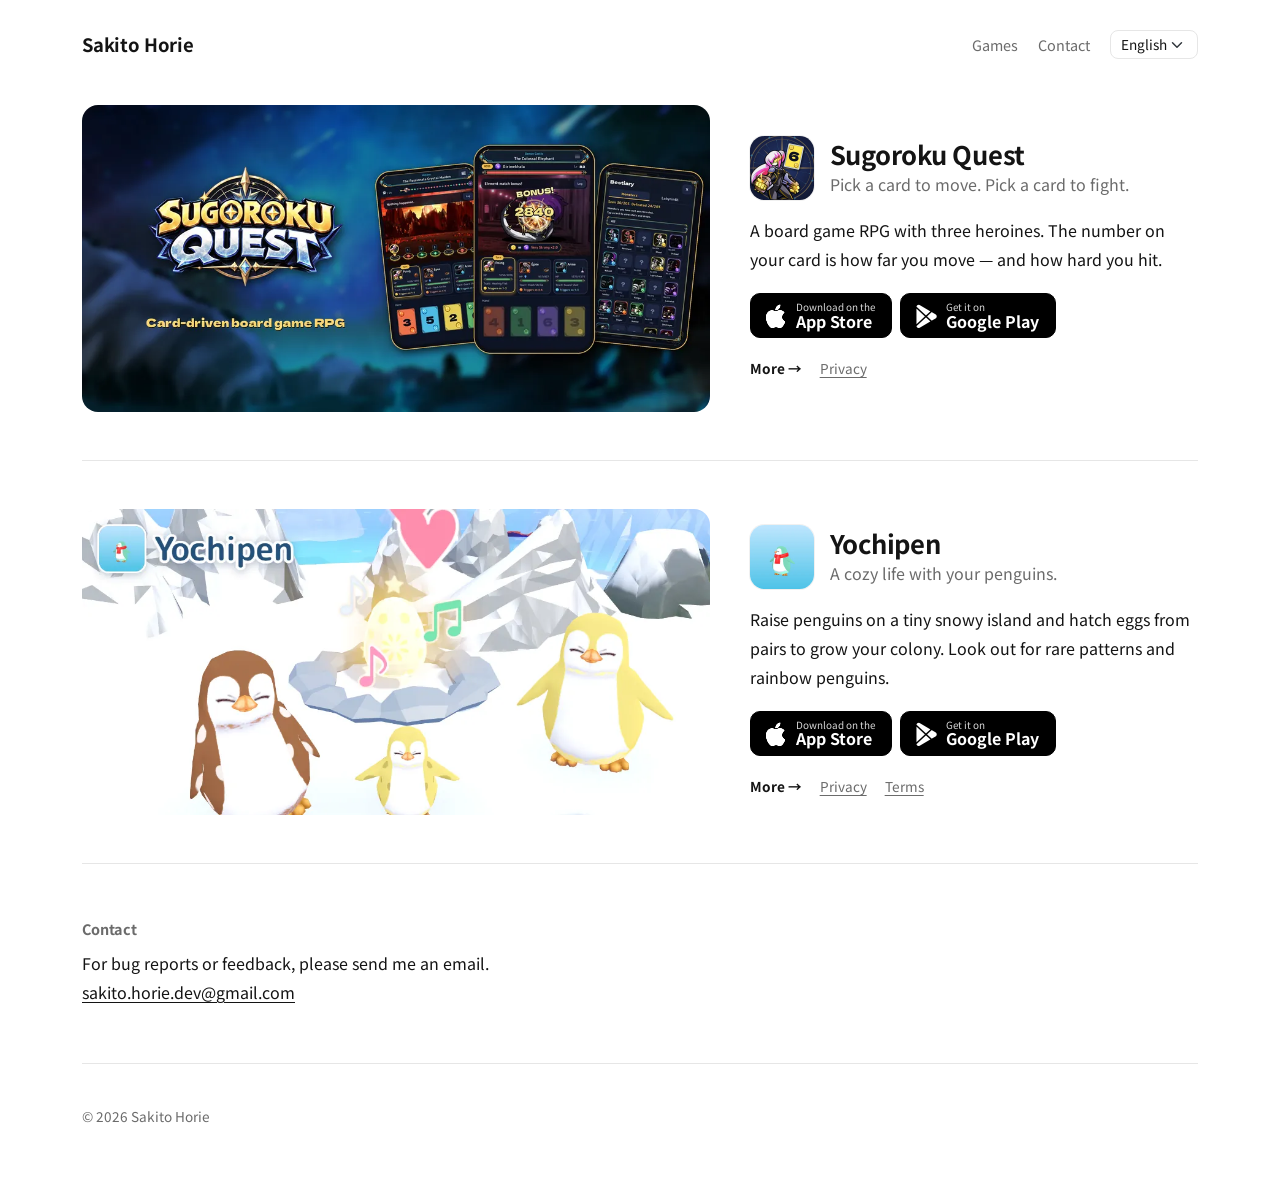
<file: index.html>
<!doctype html>
<html lang="ja" data-title-en="Sakito Horie — Games">
<head>
  <meta charset="utf-8">
  <meta name="viewport" content="width=device-width, initial-scale=1">
  <title>Sakito Horie — ゲーム</title>
  <meta name="description" content="すきま時間に遊べて、ずっと続けたくなるゲームを、個人で開発しています。すごろくクエスト、よちぺん（iPhone・Android）。">
  <meta property="og:type" content="website">
  <meta property="og:title" content="Sakito Horie — ゲーム">
  <meta property="og:description" content="すきま時間に遊べて、ずっと続けたくなるゲームを、個人で開発しています。すごろくクエスト、よちぺん。">
  <meta property="og:url" content="https://sakito1187.github.io/">
  <meta property="og:image" content="https://sakito1187.github.io/assets/apps/sugoroku-quest/og.jpg">
  <meta name="twitter:card" content="summary_large_image">
  <link rel="canonical" href="https://sakito1187.github.io/">
  <link rel="icon" href="assets/favicon.svg" type="image/svg+xml">
  <link rel="preconnect" href="https://fonts.googleapis.com">
  <link rel="preconnect" href="https://fonts.gstatic.com" crossorigin>
  <link rel="stylesheet" href="https://fonts.googleapis.com/css2?family=Noto+Sans+JP:wght@400;700&display=swap">
  <link rel="stylesheet" href="https://cdn.jsdelivr.net/npm/bootstrap@5.3.3/dist/css/bootstrap.min.css" integrity="sha384-QWTKZyjpPEjISv5WaRU9OFeRpok6YctnYmDr5pNlyT2bRjXh0JMhjY6hW+ALEwIH" crossorigin="anonymous">
  <link rel="stylesheet" href="https://cdn.jsdelivr.net/npm/bootstrap-icons@1.11.3/font/bootstrap-icons.min.css" integrity="sha384-XGjxtQfXaH2tnPFa9x+ruJTuLE3Aa6LhHSWRr1XeTyhezb4abCG4ccI5AkVDxqC+" crossorigin="anonymous">
  <link rel="stylesheet" href="assets/site.css">
  <script src="assets/site.js"></script>
</head>
<body>
<!--
  ゲームを足すときは <article class="game"> をひとつ複製して、画像・説明・ストアのリンクを書きかえる（新しいものを上に）
  画像は assets/apps/<アプリ>/<ja|en>/ に置き、data-i18n-src の {lang} で言語ごとに切りかえる
  ストアのリンクは、ホームページから来た数を見られるように App Store は ct=website、Google Play は utm_source=website をつける
-->
<div class="container">
  <header class="topbar">
    <a class="wordmark" href="./">Sakito Horie</a>
    <nav>
      <a class="hide-sm" href="#games"><span data-lang="ja">ゲーム</span><span data-lang="en">Games</span></a>
      <a class="hide-sm" href="#contact"><span data-lang="ja">お問い合わせ</span><span data-lang="en">Contact</span></a>
      <select class="form-select lang-select" aria-label="言語 / Language">
        <option value="ja">日本語</option>
        <option value="en">English</option>
      </select>
    </nav>
  </header>

  <main>
    <section id="games" aria-label="ゲーム / Games">

      <article class="game">
        <a class="game-art" href="sugoroku-quest/"><img src="assets/apps/sugoroku-quest/ja/feature.webp" data-i18n-src="assets/apps/sugoroku-quest/{lang}/feature.webp" width="1024" height="500" alt="すごろくクエスト / Sugoroku Quest"></a>
        <div>
          <div class="title-row">
            <img class="app-icon" src="assets/icons/sugoroku-quest.webp" width="64" height="64" alt="">
            <div>
              <h2><a href="sugoroku-quest/"><span data-lang="ja">すごろくクエスト</span><span data-lang="en">Sugoroku Quest</span></a></h2>
              <p class="tagline"><span data-lang="ja">カード1枚で、進む・戦う。</span><span data-lang="en">Pick a card to move. Pick a card to fight.</span></p>
            </div>
          </div>
          <p class="blurb">
            <span data-lang="ja">3人のヒロインと冒険する、すごろく×カードバトルRPG。手札の数字だけマスを進み、そのまま数字の大きさが攻撃の強さになります。</span>
            <span data-lang="en">A board game RPG with three heroines. The number on your card is how far you move — and how hard you hit.</span>
          </p>
          <div class="stores">
            <a class="btn-store" href="https://apps.apple.com/app/apple-store/id6820609334?pt=121505058&amp;ct=website&amp;mt=8"><i class="bi bi-apple"></i><div><small>Download on the</small><span>App Store</span></div></a>
            <a class="btn-store" href="https://play.google.com/store/apps/details?id=com.sakitohorie.sugorokuquest&amp;referrer=utm_source%3Dwebsite%26utm_medium%3Dwebsite%26utm_campaign%3Dwebsite"><i class="bi bi-google-play"></i><div><small>Get it on</small><span>Google Play</span></div></a>
          </div>
          <ul class="links">
            <li><a class="more" href="sugoroku-quest/"><span data-lang="ja">詳しく見る</span><span data-lang="en">More</span> →</a></li>
            <li><a href="sugoroku-quest/privacy/" data-i18n-href="sugoroku-quest/privacy/#{lang}"><span data-lang="ja">プライバシーポリシー</span><span data-lang="en">Privacy</span></a></li>
          </ul>
        </div>
      </article>

      <article class="game">
        <a class="game-art" href="yochipen/"><img src="assets/apps/yochipen/ja/feature.webp" data-i18n-src="assets/apps/yochipen/{lang}/feature.webp" width="1024" height="500" alt="よちぺん / Yochipen"></a>
        <div>
          <div class="title-row">
            <img class="app-icon" src="assets/icons/yochipen.webp" width="64" height="64" alt="">
            <div>
              <h2><a href="yochipen/"><span data-lang="ja">よちぺん</span><span data-lang="en">Yochipen</span></a></h2>
              <p class="tagline"><span data-lang="ja">ペンギンたちと、のんびり暮らそう。</span><span data-lang="en">A cozy life with your penguins.</span></p>
            </div>
          </div>
          <p class="blurb">
            <span data-lang="ja">小さな雪の島でペンギンを育てて、ペアからうまれるタマゴで仲間をふやす育成ゲーム。めずらしい模様や、にじいろの子も。</span>
            <span data-lang="en">Raise penguins on a tiny snowy island and hatch eggs from pairs to grow your colony. Look out for rare patterns and rainbow penguins.</span>
          </p>
          <div class="stores">
            <a class="btn-store" href="https://apps.apple.com/app/apple-store/id6830233883?pt=121505058&amp;ct=website&amp;mt=8"><i class="bi bi-apple"></i><div><small>Download on the</small><span>App Store</span></div></a>
            <a class="btn-store" href="https://play.google.com/store/apps/details?id=com.sakitohorie.yochipen&amp;referrer=utm_source%3Dwebsite%26utm_medium%3Dwebsite%26utm_campaign%3Dwebsite"><i class="bi bi-google-play"></i><div><small>Get it on</small><span>Google Play</span></div></a>
          </div>
          <ul class="links">
            <li><a class="more" href="yochipen/"><span data-lang="ja">詳しく見る</span><span data-lang="en">More</span> →</a></li>
            <li><a href="yochipen/privacy/" data-i18n-href="yochipen/privacy/#{lang}"><span data-lang="ja">プライバシーポリシー</span><span data-lang="en">Privacy</span></a></li>
            <li><a href="yochipen/terms/" data-i18n-href="yochipen/terms/#{lang}"><span data-lang="ja">利用規約</span><span data-lang="en">Terms</span></a></li>
            <li data-lang="ja"><a href="yochipen/tokushoho/">特定商取引法に基づく表記</a></li>
            <li data-lang="ja"><a href="yochipen/shikin/">資金決済法に基づく表示</a></li>
          </ul>
        </div>
      </article>

    </section>

    <section class="block" id="contact">
      <h2><span data-lang="ja">お問い合わせ</span><span data-lang="en">Contact</span></h2>
      <p>
        <span data-lang="ja">不具合のご報告やご意見は、メールでお願いします。</span>
        <span data-lang="en">For bug reports or feedback, please send me an email.</span>
        <br><a href="mailto:sakito.horie.dev@gmail.com">sakito.horie.dev@gmail.com</a>
      </p>
    </section>
  </main>

  <footer class="site-footer">© 2026 Sakito Horie</footer>
</div>
</body>
</html>
</file>
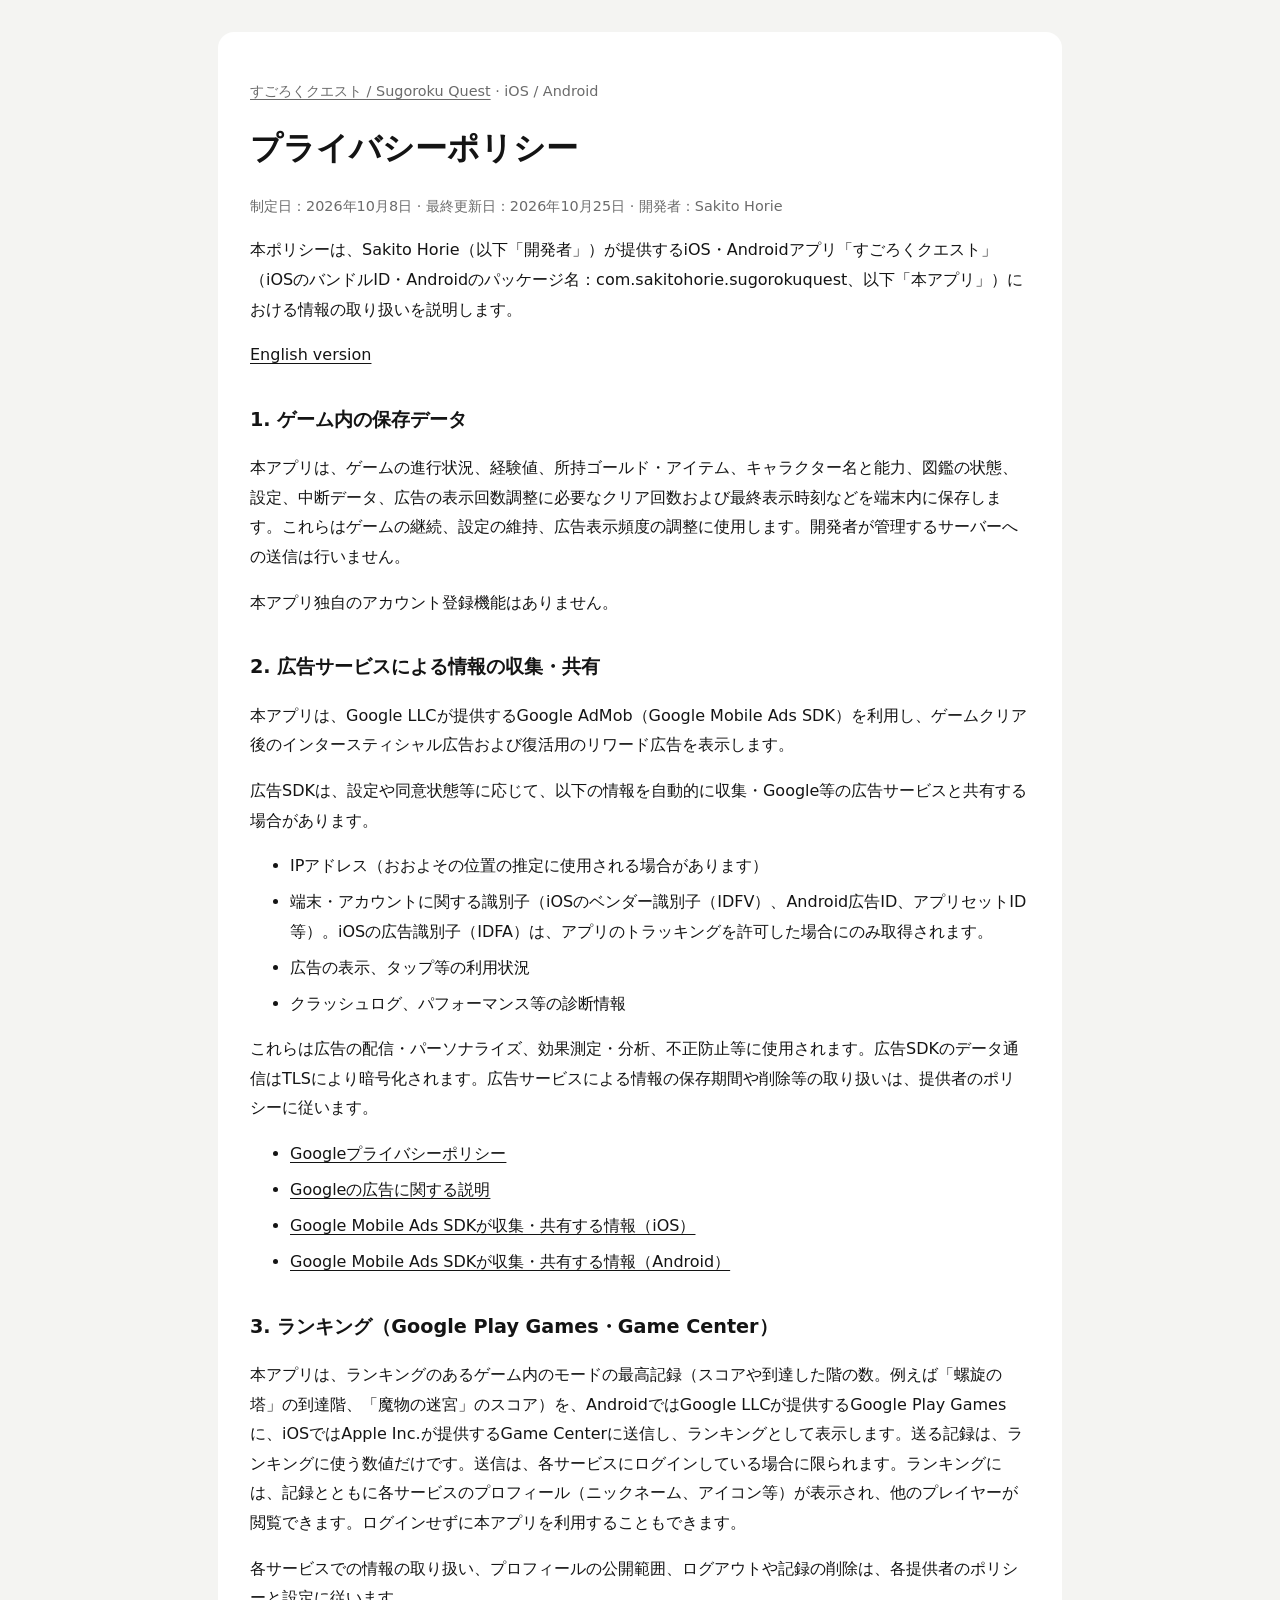
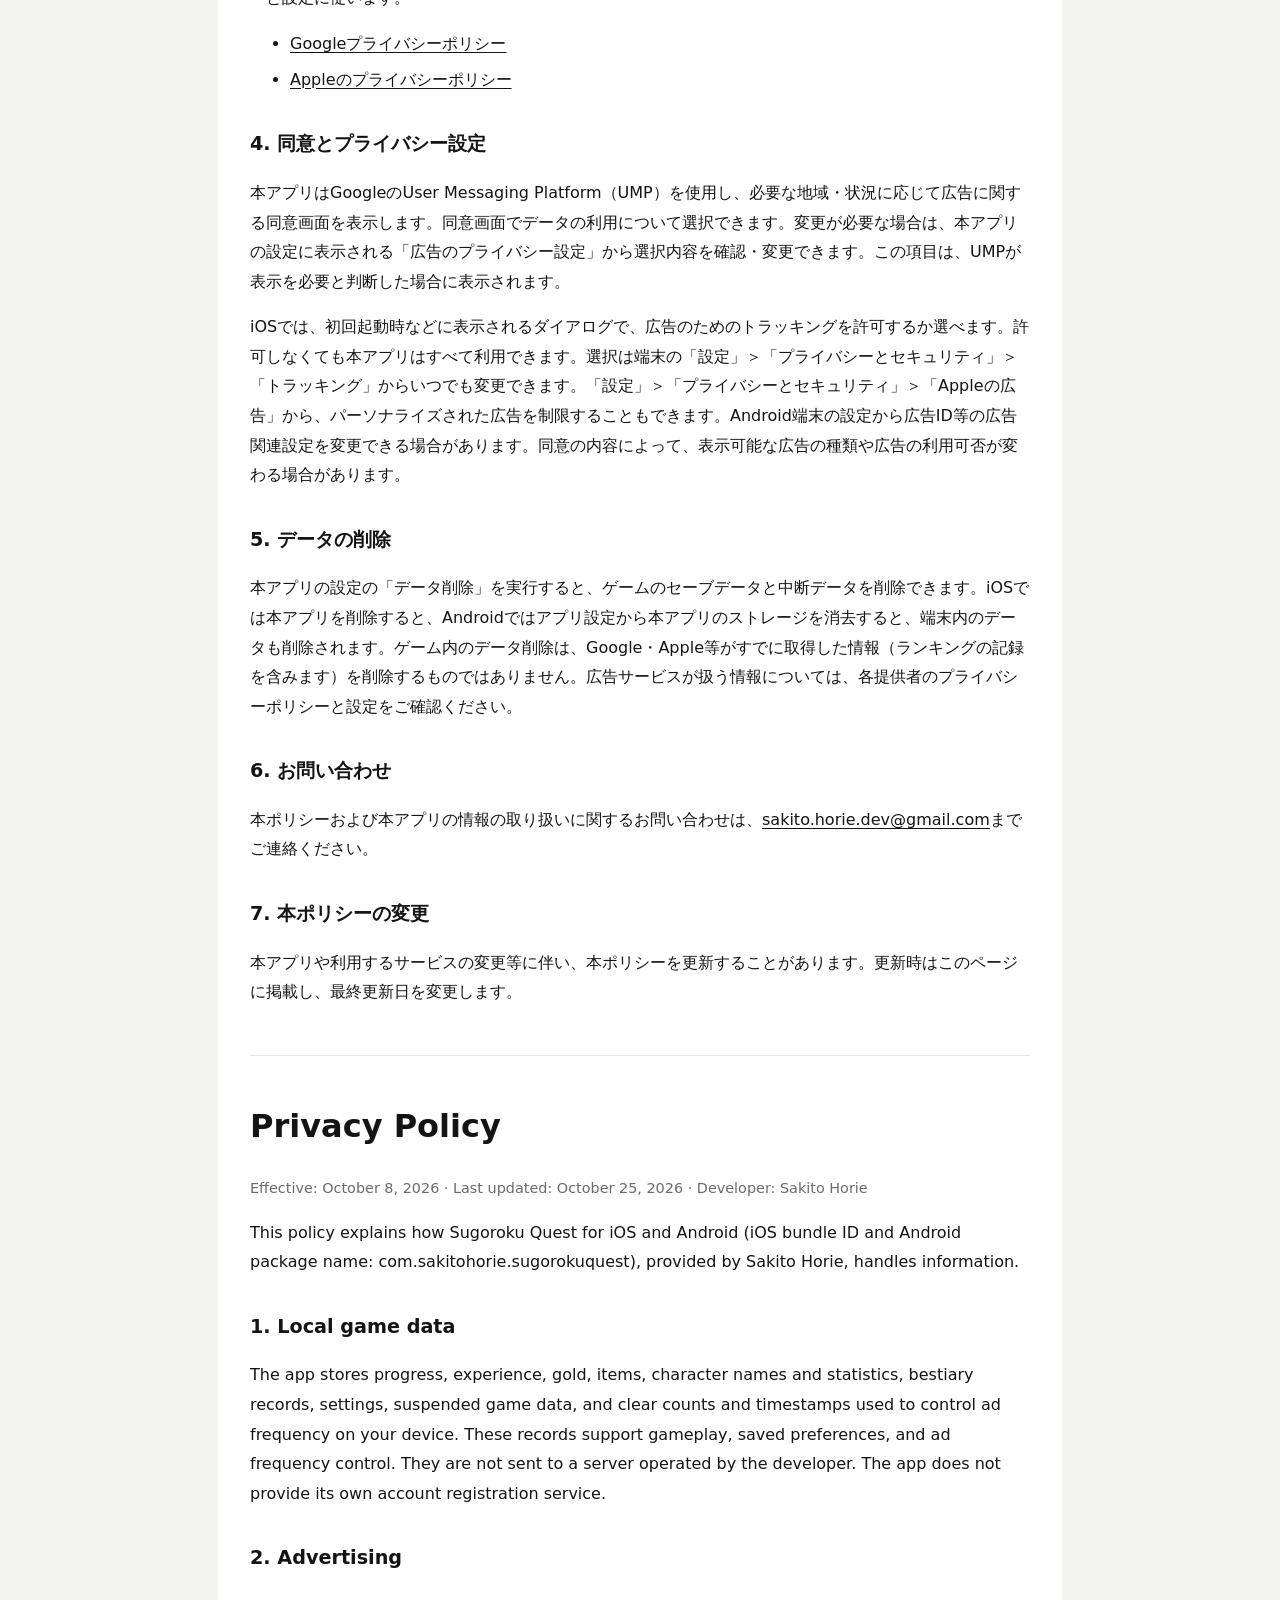
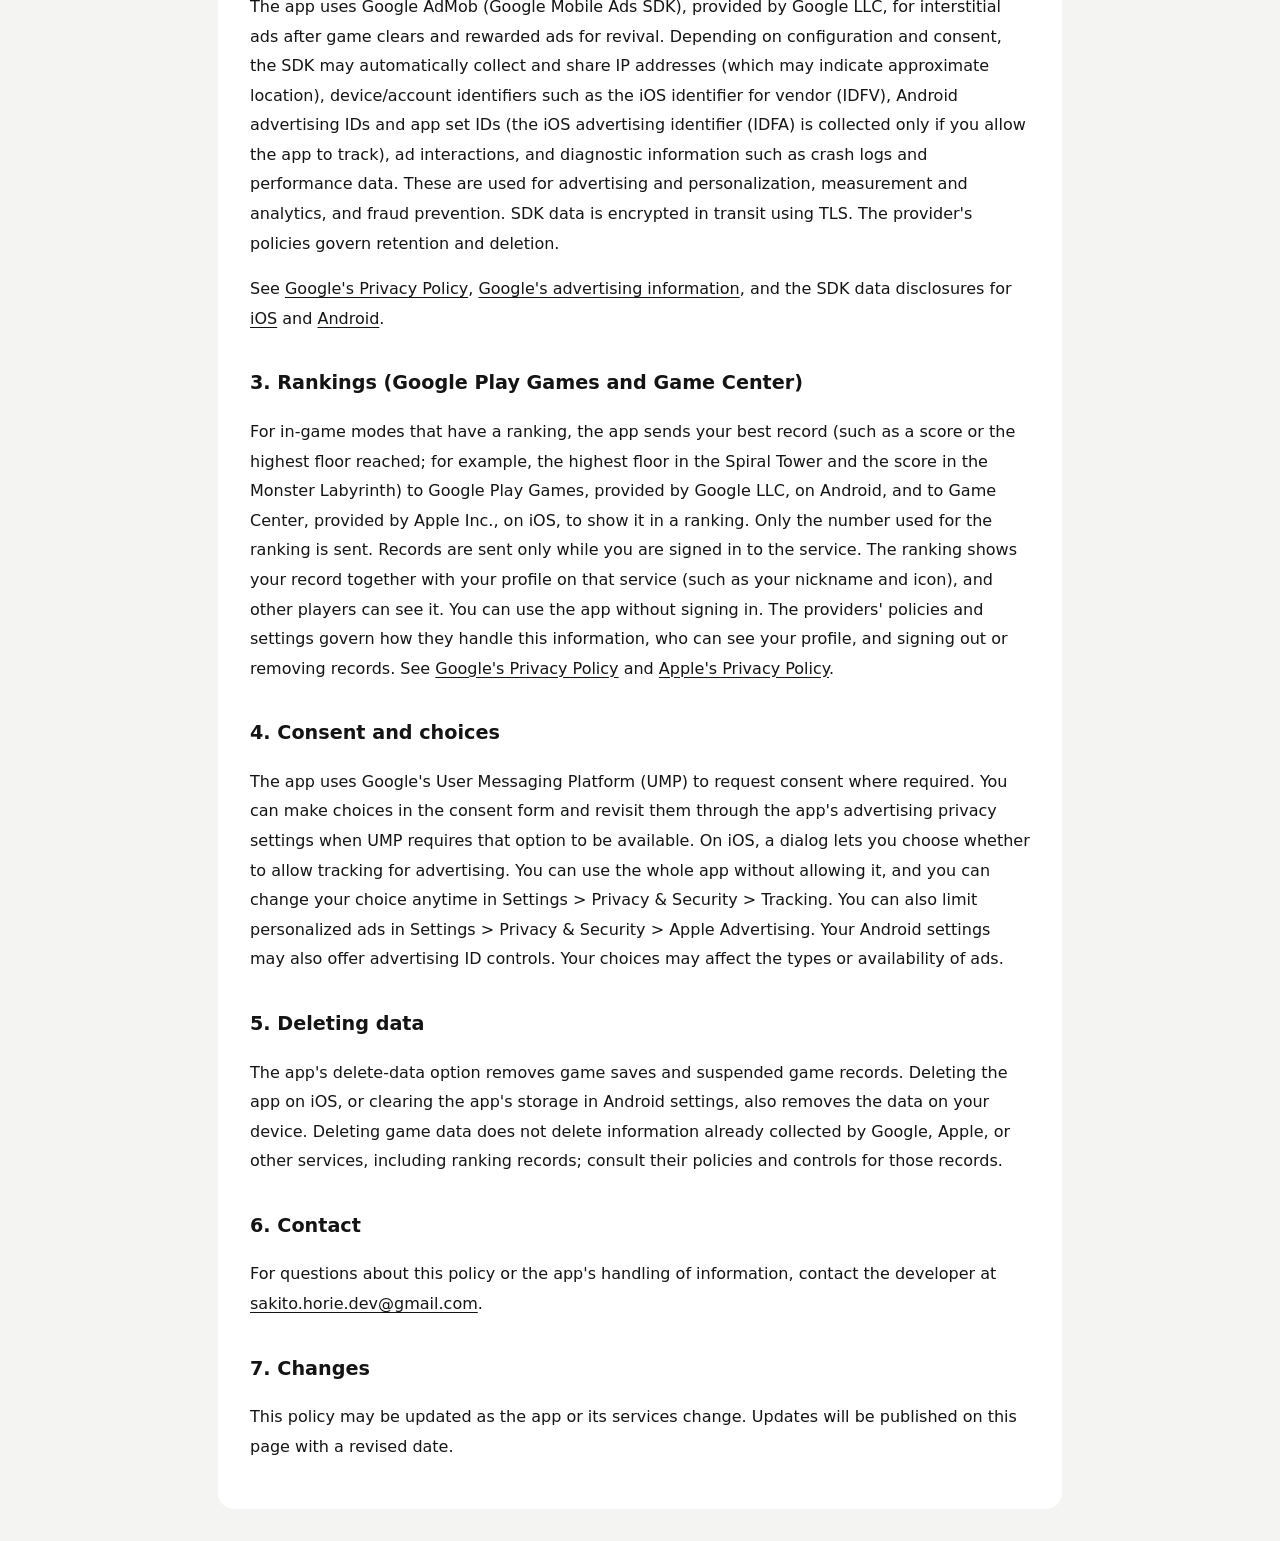
<file: sugoroku-quest-privacy/index.html>
<!doctype html>
<html lang="ja">
<head>
  <meta charset="utf-8">
  <meta name="viewport" content="width=device-width, initial-scale=1">
  <!--
    すごろくクエストのプライバシーポリシーの、前の URL
    AdMob・Google Play・App Store Connect に登録してあったので、消さずに新しい URL（sugoroku-quest/privacy/）へ飛ばす
  -->
  <title>プライバシーポリシー | すごろくクエスト</title>
  <link rel="canonical" href="https://sakito1187.github.io/sugoroku-quest/privacy/">
  <meta name="robots" content="noindex">
  <meta http-equiv="refresh" content="0; url=../sugoroku-quest/privacy/">
  <script>
    // 前のページの英語版の位置（#english）は、新しいページでは #en
    var hash = location.hash === '#english' ? '#en' : location.hash;
    location.replace('../sugoroku-quest/privacy/' + hash);
  </script>
  <style>
    :root { color-scheme: light dark; font-family: system-ui, -apple-system, "Hiragino Sans", "Noto Sans JP", sans-serif; }
    body { margin: 0; padding: 48px 24px; line-height: 1.8; }
  </style>
</head>
<body>
  <p>プライバシーポリシーは <a href="../sugoroku-quest/privacy/">こちら</a> に移りました。</p>
  <p lang="en">The privacy policy has moved <a href="../sugoroku-quest/privacy/#en">here</a>.</p>
</body>
</html>
</file>
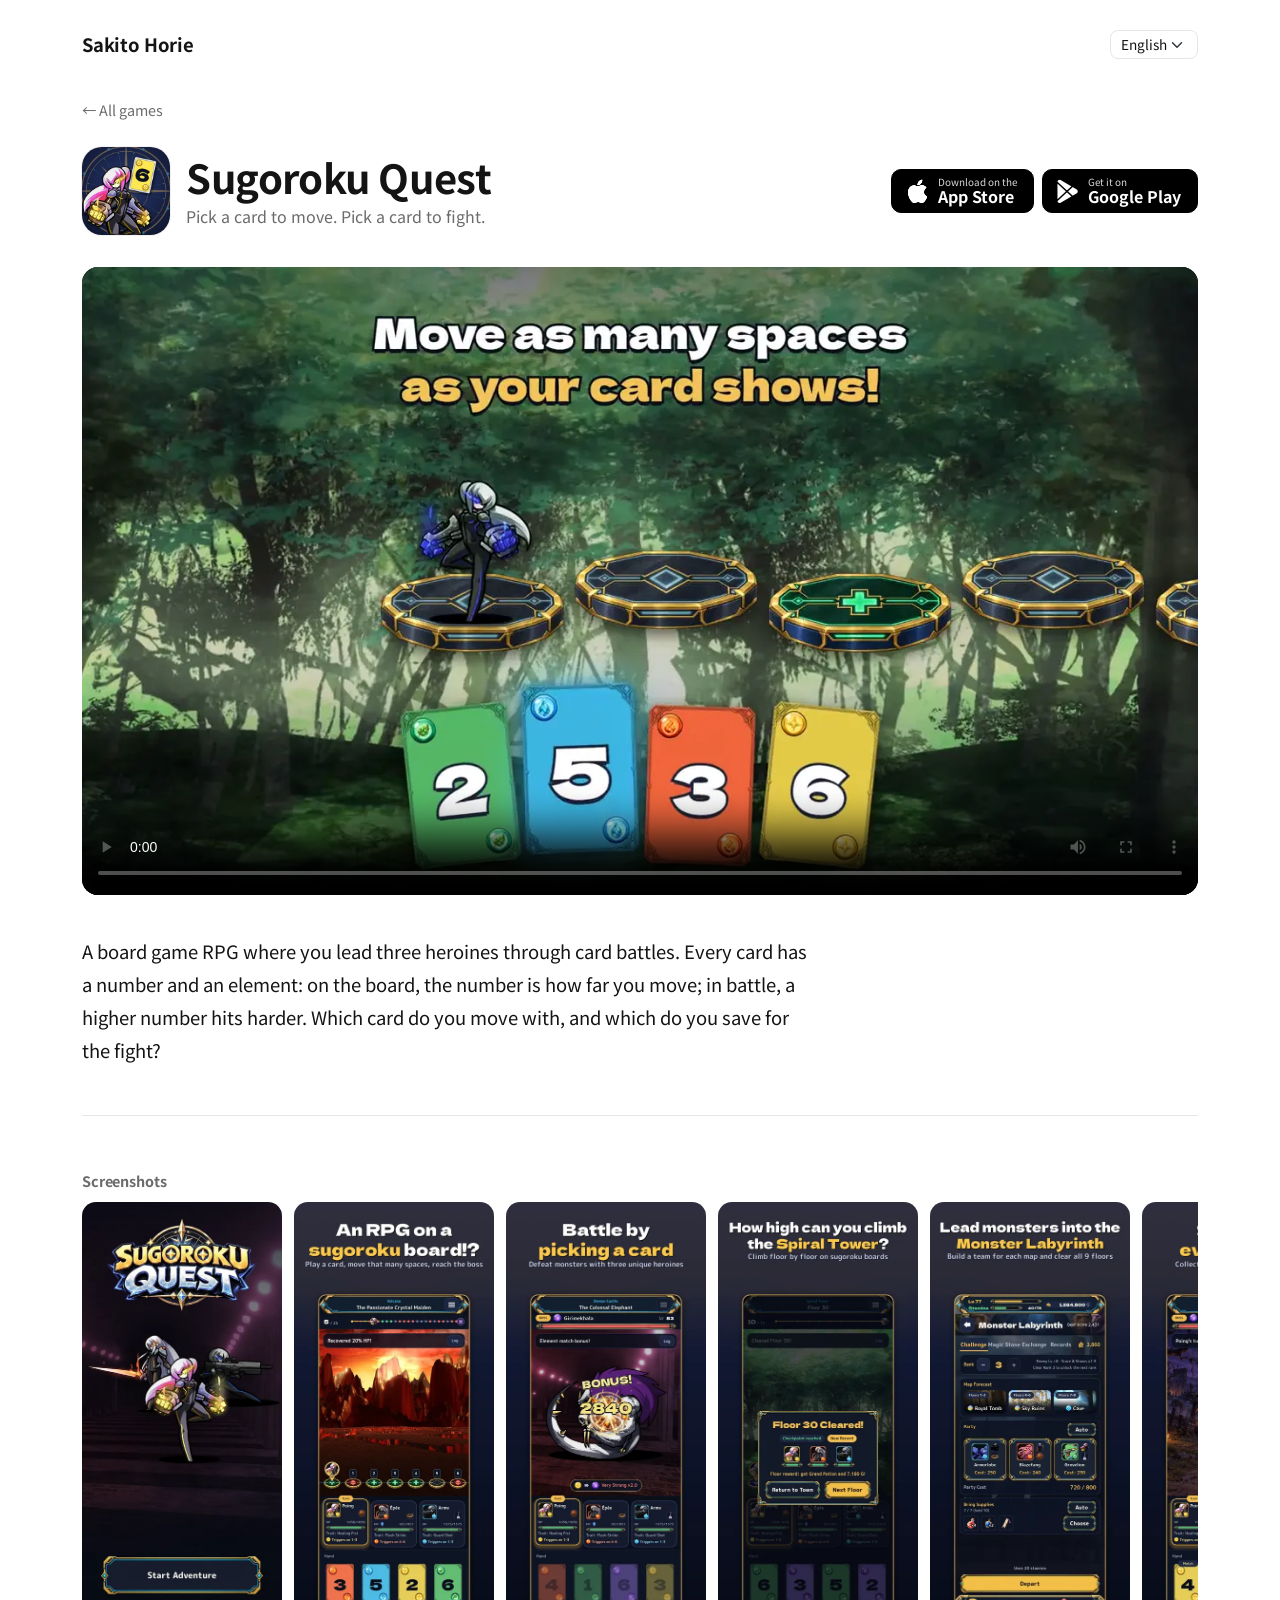
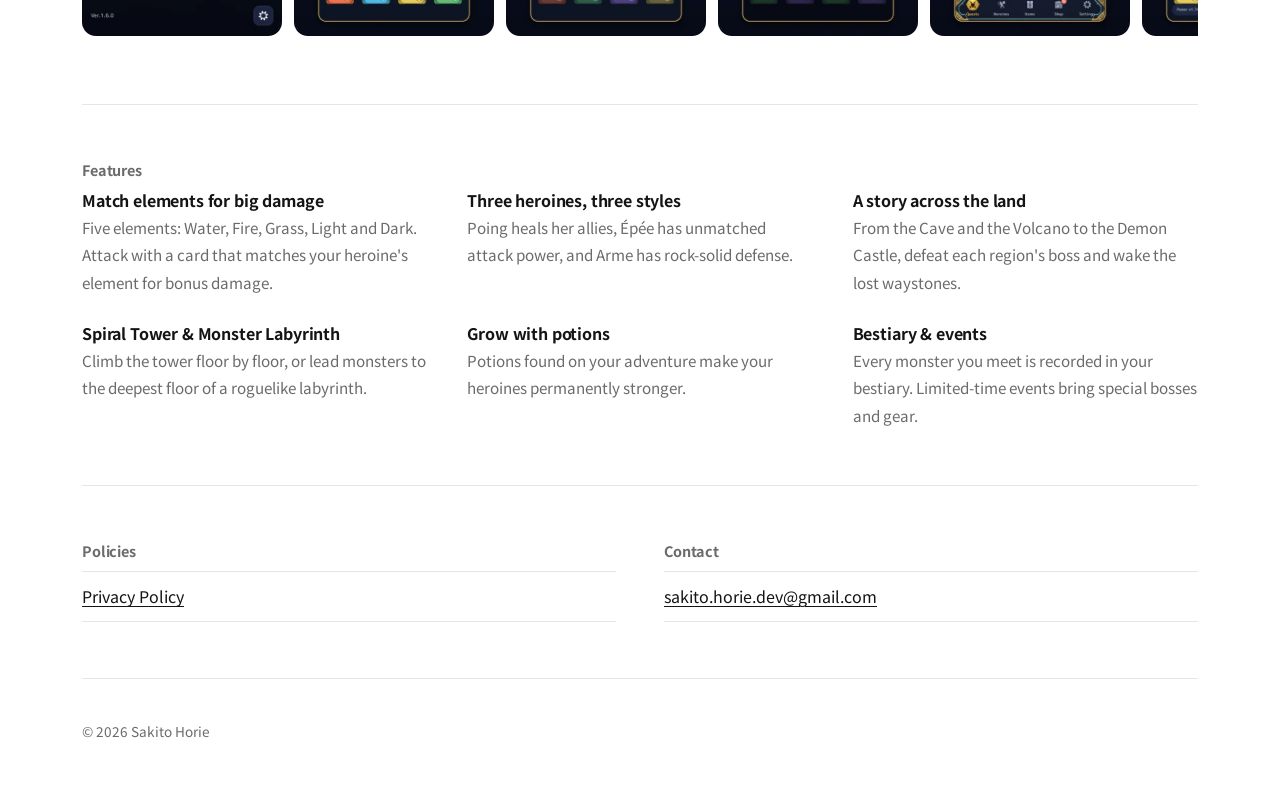
<file: sugoroku-quest/index.html>
<!doctype html>
<html lang="ja" data-title-en="Sugoroku Quest — Sakito Horie">
<head>
  <meta charset="utf-8">
  <meta name="viewport" content="width=device-width, initial-scale=1">
  <title>すごろくクエスト — Sakito Horie</title>
  <meta name="description" content="カード1枚で、進む・戦う。3人のヒロインと冒険する、すごろく×カードバトルRPG「すごろくクエスト」（iPhone・Android）。">
  <meta property="og:type" content="website">
  <meta property="og:title" content="すごろくクエスト">
  <meta property="og:description" content="カード1枚で、進む・戦う。3人のヒロインと冒険する、すごろく×カードバトルRPG。">
  <meta property="og:url" content="https://sakito1187.github.io/sugoroku-quest/">
  <meta property="og:image" content="https://sakito1187.github.io/assets/apps/sugoroku-quest/og.jpg">
  <meta name="twitter:card" content="summary_large_image">
  <link rel="canonical" href="https://sakito1187.github.io/sugoroku-quest/">
  <link rel="icon" href="../assets/favicon.svg" type="image/svg+xml">
  <link rel="preconnect" href="https://fonts.googleapis.com">
  <link rel="preconnect" href="https://fonts.gstatic.com" crossorigin>
  <link rel="stylesheet" href="https://fonts.googleapis.com/css2?family=Noto+Sans+JP:wght@400;700&display=swap">
  <link rel="stylesheet" href="https://cdn.jsdelivr.net/npm/bootstrap@5.3.3/dist/css/bootstrap.min.css" integrity="sha384-QWTKZyjpPEjISv5WaRU9OFeRpok6YctnYmDr5pNlyT2bRjXh0JMhjY6hW+ALEwIH" crossorigin="anonymous">
  <link rel="stylesheet" href="https://cdn.jsdelivr.net/npm/bootstrap-icons@1.11.3/font/bootstrap-icons.min.css" integrity="sha384-XGjxtQfXaH2tnPFa9x+ruJTuLE3Aa6LhHSWRr1XeTyhezb4abCG4ccI5AkVDxqC+" crossorigin="anonymous">
  <link rel="stylesheet" href="../assets/site.css">
  <script src="../assets/site.js"></script>
</head>
<body>
<div class="container">
  <header class="topbar">
    <a class="wordmark" href="../">Sakito Horie</a>
    <nav>
      <select class="form-select lang-select" aria-label="言語 / Language">
        <option value="ja">日本語</option>
        <option value="en">English</option>
      </select>
    </nav>
  </header>

  <main>
    <a class="back" href="../">← <span data-lang="ja">ゲーム一覧</span><span data-lang="en">All games</span></a>

    <div class="app-head">
      <div class="title-row">
        <img class="app-icon" src="../assets/icons/sugoroku-quest.webp" width="88" height="88" alt="">
        <div>
          <h1><span data-lang="ja">すごろくクエスト</span><span data-lang="en">Sugoroku Quest</span></h1>
          <p class="tagline"><span data-lang="ja">カード1枚で、進む・戦う。</span><span data-lang="en">Pick a card to move. Pick a card to fight.</span></p>
        </div>
      </div>
      <div class="stores">
        <a class="btn-store" href="https://apps.apple.com/app/apple-store/id6820609334?pt=121505058&amp;ct=website&amp;mt=8"><i class="bi bi-apple"></i><div><small>Download on the</small><span>App Store</span></div></a>
        <a class="btn-store" href="https://play.google.com/store/apps/details?id=com.sakitohorie.sugorokuquest&amp;referrer=utm_source%3Dwebsite%26utm_medium%3Dwebsite%26utm_campaign%3Dwebsite"><i class="bi bi-google-play"></i><div><small>Get it on</small><span>Google Play</span></div></a>
      </div>
    </div>

    <video class="pv" controls playsinline preload="none" width="1280" height="720"
      poster="../assets/apps/sugoroku-quest/ja/pv-poster.webp" data-i18n-poster="../assets/apps/sugoroku-quest/{lang}/pv-poster.webp">
      <source src="../assets/apps/sugoroku-quest/ja/pv.mp4" data-i18n-src="../assets/apps/sugoroku-quest/{lang}/pv.mp4" type="video/mp4">
    </video>

    <p class="lead-text">
      <span data-lang="ja">3人のヒロインと冒険する、すごろく×カードバトルRPG。手札のカードには数字と属性があり、すごろくでは数字の分だけ進み、バトルでは数字が大きいほど強い攻撃になります。どのカードで進み、どれを残すか。1枚の選び方が冒険を左右します。</span>
      <span data-lang="en">A board game RPG where you lead three heroines through card battles. Every card has a number and an element: on the board, the number is how far you move; in battle, a higher number hits harder. Which card do you move with, and which do you save for the fight?</span>
    </p>

    <section class="block mt-5">
      <h2 class="section-label"><span data-lang="ja">スクリーンショット</span><span data-lang="en">Screenshots</span></h2>
      <div class="shots">
        <img src="../assets/apps/sugoroku-quest/ja/shot-01.webp" data-i18n-src="../assets/apps/sugoroku-quest/{lang}/shot-01.webp" width="420" height="913" loading="lazy" alt="">
        <img src="../assets/apps/sugoroku-quest/ja/shot-02.webp" data-i18n-src="../assets/apps/sugoroku-quest/{lang}/shot-02.webp" width="420" height="913" loading="lazy" alt="">
        <img src="../assets/apps/sugoroku-quest/ja/shot-03.webp" data-i18n-src="../assets/apps/sugoroku-quest/{lang}/shot-03.webp" width="420" height="913" loading="lazy" alt="">
        <img src="../assets/apps/sugoroku-quest/ja/shot-04.webp" data-i18n-src="../assets/apps/sugoroku-quest/{lang}/shot-04.webp" width="420" height="913" loading="lazy" alt="">
        <img src="../assets/apps/sugoroku-quest/ja/shot-05.webp" data-i18n-src="../assets/apps/sugoroku-quest/{lang}/shot-05.webp" width="420" height="913" loading="lazy" alt="">
        <img src="../assets/apps/sugoroku-quest/ja/shot-06.webp" data-i18n-src="../assets/apps/sugoroku-quest/{lang}/shot-06.webp" width="420" height="913" loading="lazy" alt="">
        <img src="../assets/apps/sugoroku-quest/ja/shot-07.webp" data-i18n-src="../assets/apps/sugoroku-quest/{lang}/shot-07.webp" width="420" height="913" loading="lazy" alt="">
        <img src="../assets/apps/sugoroku-quest/ja/shot-08.webp" data-i18n-src="../assets/apps/sugoroku-quest/{lang}/shot-08.webp" width="420" height="913" loading="lazy" alt="">
      </div>
    </section>

    <section class="block">
      <h2 class="section-label"><span data-lang="ja">あそびかた</span><span data-lang="en">Features</span></h2>
      <div class="features">
        <div>
          <h3><span data-lang="ja">属性を合わせて大ダメージ</span><span data-lang="en">Match elements for big damage</span></h3>
          <p><span data-lang="ja">属性は水・火・木・光・闇の5種類。ヒロインと同じ属性のカードで攻撃すればボーナスダメージ。</span><span data-lang="en">Five elements: Water, Fire, Grass, Light and Dark. Attack with a card that matches your heroine's element for bonus damage.</span></p>
        </div>
        <div>
          <h3><span data-lang="ja">個性豊かな3人のヒロイン</span><span data-lang="en">Three heroines, three styles</span></h3>
          <p><span data-lang="ja">仲間を癒すポワン、攻撃力に優れたエペ、守りの固いアルム。</span><span data-lang="en">Poing heals her allies, Épée has unmatched attack power, and Arme has rock-solid defense.</span></p>
        </div>
        <div>
          <h3><span data-lang="ja">各地をめぐる物語</span><span data-lang="en">A story across the land</span></h3>
          <p><span data-lang="ja">洞窟や火山、魔城など、各地のボスを倒して、失われた道標を取り戻します。</span><span data-lang="en">From the Cave and the Volcano to the Demon Castle, defeat each region's boss and wake the lost waystones.</span></p>
        </div>
        <div>
          <h3><span data-lang="ja">螺旋の塔・魔物の迷宮</span><span data-lang="en">Spiral Tower &amp; Monster Labyrinth</span></h3>
          <p><span data-lang="ja">短いすごろくを1階ずつ登る塔と、魔物を率いて最深部をめざすローグライクの迷宮。</span><span data-lang="en">Climb the tower floor by floor, or lead monsters to the deepest floor of a roguelike labyrinth.</span></p>
        </div>
        <div>
          <h3><span data-lang="ja">ポーションで育成</span><span data-lang="en">Grow with potions</span></h3>
          <p><span data-lang="ja">冒険で手に入るポーションで、ヒロインの能力がずっと強くなります。</span><span data-lang="en">Potions found on your adventure make your heroines permanently stronger.</span></p>
        </div>
        <div>
          <h3><span data-lang="ja">モンスター図鑑とイベント</span><span data-lang="en">Bestiary &amp; events</span></h3>
          <p><span data-lang="ja">出会ったモンスターは図鑑に記録。期間限定のイベントでは、特別なボスや装備も。</span><span data-lang="en">Every monster you meet is recorded in your bestiary. Limited-time events bring special bosses and gear.</span></p>
        </div>
      </div>
    </section>

    <section class="block">
      <div class="row g-5">
        <div class="col-md-6">
          <h2 class="section-label"><span data-lang="ja">規約など</span><span data-lang="en">Policies</span></h2>
          <ul class="plain-list">
            <li><a href="privacy/" data-i18n-href="privacy/#{lang}"><span data-lang="ja">プライバシーポリシー</span><span data-lang="en">Privacy Policy</span></a></li>
          </ul>
        </div>
        <div class="col-md-6">
          <h2 class="section-label"><span data-lang="ja">お問い合わせ</span><span data-lang="en">Contact</span></h2>
          <ul class="plain-list">
            <li><a href="mailto:sakito.horie.dev@gmail.com">sakito.horie.dev@gmail.com</a></li>
          </ul>
        </div>
      </div>
    </section>
  </main>

  <footer class="site-footer">© 2026 Sakito Horie</footer>
</div>
</body>
</html>
</file>
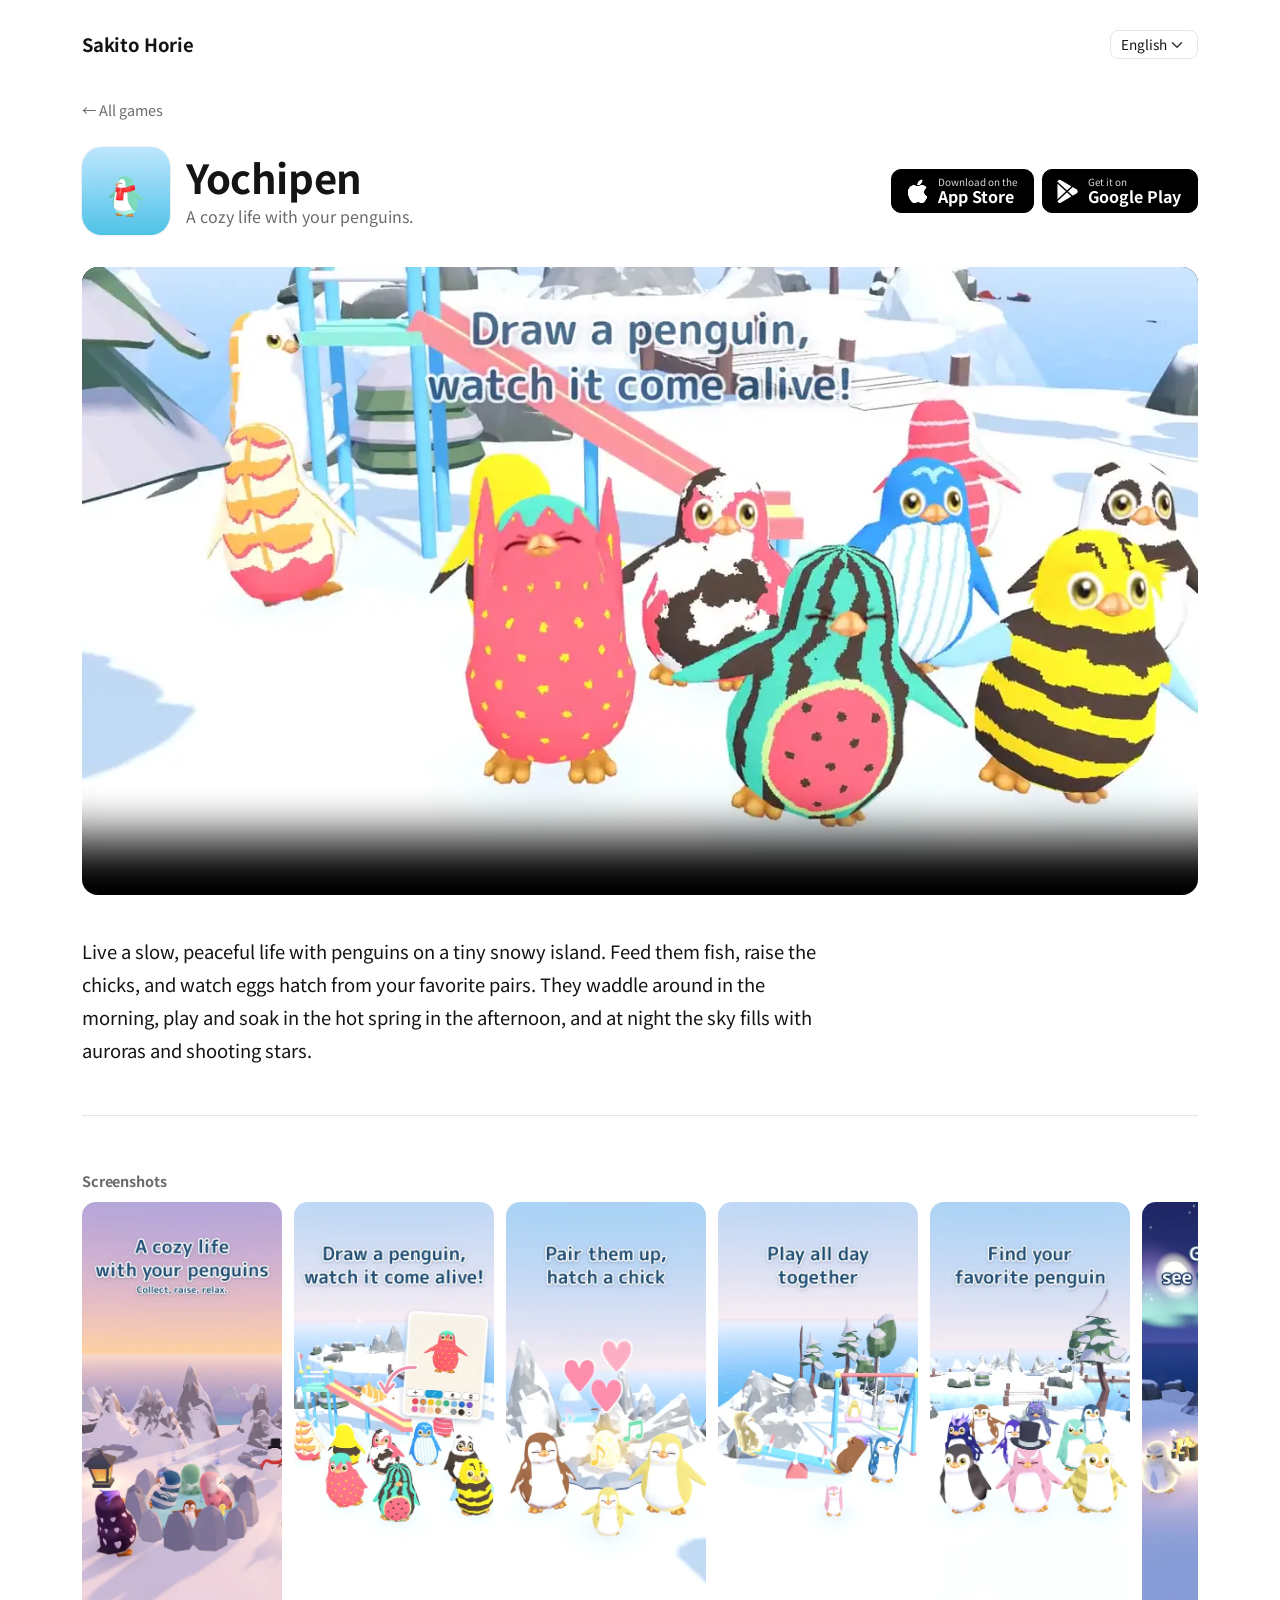
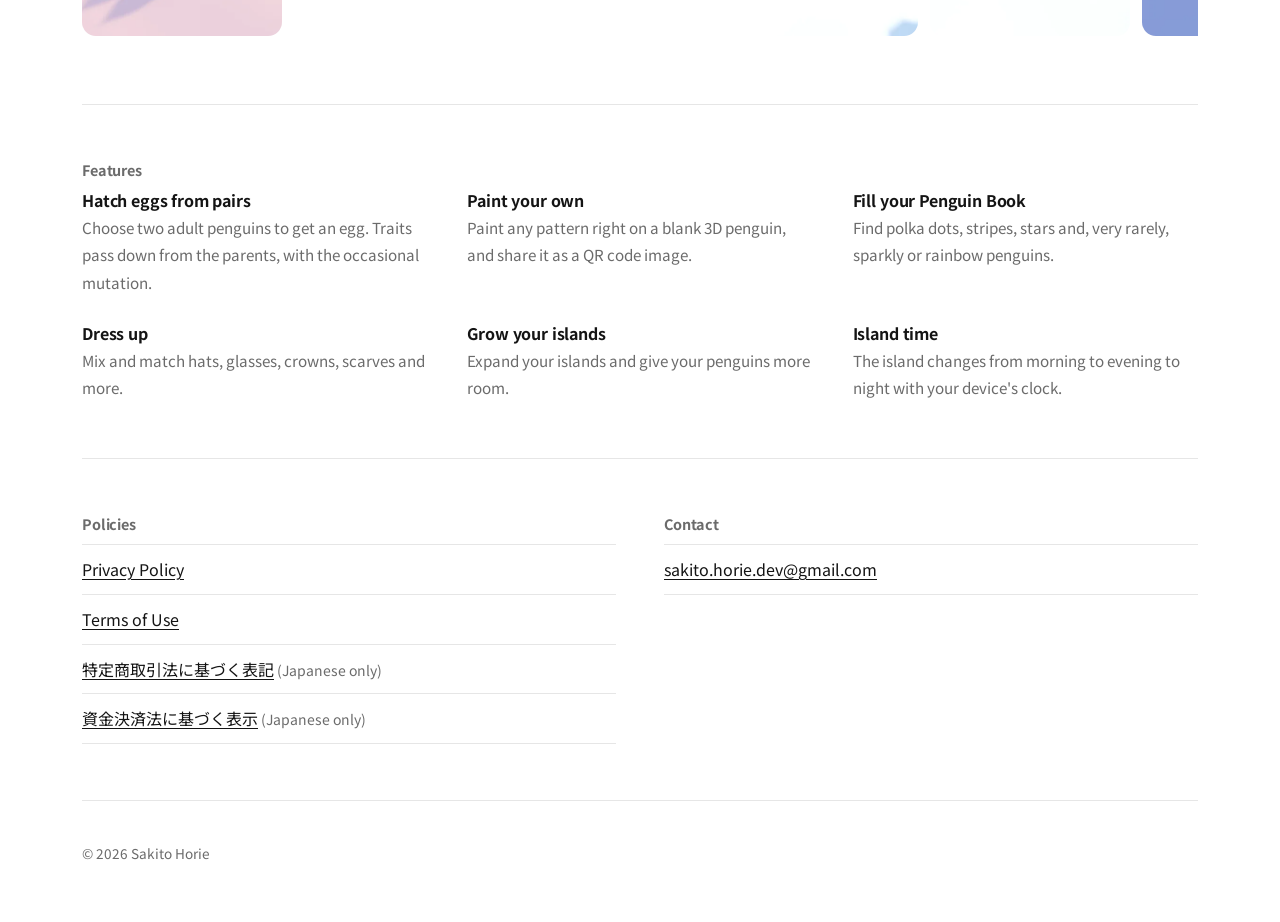
<file: yochipen/index.html>
<!doctype html>
<html lang="ja" data-title-en="Yochipen — Sakito Horie">
<head>
  <meta charset="utf-8">
  <meta name="viewport" content="width=device-width, initial-scale=1">
  <title>よちぺん — Sakito Horie</title>
  <meta name="description" content="かわいいペンギンを育てて、ペアのタマゴで仲間をふやす癒しの育成ゲーム「よちぺん」（iPhone・Android）。">
  <meta property="og:type" content="website">
  <meta property="og:title" content="よちぺん">
  <meta property="og:description" content="小さな雪の島でかわいいペンギンを育てて、仲間をふやしていく癒しの育成・コレクションゲーム。">
  <meta property="og:url" content="https://sakito1187.github.io/yochipen/">
  <meta property="og:image" content="https://sakito1187.github.io/assets/apps/yochipen/og.jpg">
  <meta name="twitter:card" content="summary_large_image">
  <link rel="canonical" href="https://sakito1187.github.io/yochipen/">
  <link rel="icon" href="../assets/favicon.svg" type="image/svg+xml">
  <link rel="preconnect" href="https://fonts.googleapis.com">
  <link rel="preconnect" href="https://fonts.gstatic.com" crossorigin>
  <link rel="stylesheet" href="https://fonts.googleapis.com/css2?family=Noto+Sans+JP:wght@400;700&display=swap">
  <link rel="stylesheet" href="https://cdn.jsdelivr.net/npm/bootstrap@5.3.3/dist/css/bootstrap.min.css" integrity="sha384-QWTKZyjpPEjISv5WaRU9OFeRpok6YctnYmDr5pNlyT2bRjXh0JMhjY6hW+ALEwIH" crossorigin="anonymous">
  <link rel="stylesheet" href="https://cdn.jsdelivr.net/npm/bootstrap-icons@1.11.3/font/bootstrap-icons.min.css" integrity="sha384-XGjxtQfXaH2tnPFa9x+ruJTuLE3Aa6LhHSWRr1XeTyhezb4abCG4ccI5AkVDxqC+" crossorigin="anonymous">
  <link rel="stylesheet" href="../assets/site.css">
  <script src="../assets/site.js"></script>
</head>
<body>
<div class="container">
  <header class="topbar">
    <a class="wordmark" href="../">Sakito Horie</a>
    <nav>
      <select class="form-select lang-select" aria-label="言語 / Language">
        <option value="ja">日本語</option>
        <option value="en">English</option>
      </select>
    </nav>
  </header>

  <main>
    <a class="back" href="../">← <span data-lang="ja">ゲーム一覧</span><span data-lang="en">All games</span></a>

    <div class="app-head">
      <div class="title-row">
        <img class="app-icon" src="../assets/icons/yochipen.webp" width="88" height="88" alt="">
        <div>
          <h1><span data-lang="ja">よちぺん</span><span data-lang="en">Yochipen</span></h1>
          <p class="tagline"><span data-lang="ja">ペンギンたちと、のんびり暮らそう。</span><span data-lang="en">A cozy life with your penguins.</span></p>
        </div>
      </div>
      <div class="stores">
        <a class="btn-store" href="https://apps.apple.com/app/apple-store/id6830233883?pt=121505058&amp;ct=website&amp;mt=8"><i class="bi bi-apple"></i><div><small>Download on the</small><span>App Store</span></div></a>
        <a class="btn-store" href="https://play.google.com/store/apps/details?id=com.sakitohorie.yochipen&amp;referrer=utm_source%3Dwebsite%26utm_medium%3Dwebsite%26utm_campaign%3Dwebsite"><i class="bi bi-google-play"></i><div><small>Get it on</small><span>Google Play</span></div></a>
      </div>
    </div>

    <video class="pv" controls playsinline preload="none" width="1280" height="720"
      poster="../assets/apps/yochipen/ja/pv-poster.webp" data-i18n-poster="../assets/apps/yochipen/{lang}/pv-poster.webp">
      <source src="../assets/apps/yochipen/ja/pv.mp4" data-i18n-src="../assets/apps/yochipen/{lang}/pv.mp4" type="video/mp4">
    </video>

    <p class="lead-text">
      <span data-lang="ja">小さな雪の島で、ペンギンたちとのんびり暮らす育成ゲーム。おさかなをあげて、ひなを育て、なかよしの2羽からタマゴがうまれる。朝は島を歩きまわり、昼は遊んで温泉でひとやすみ、夜にはオーロラや流れ星。そんな毎日を、ただ眺めているだけでも癒やされます。</span>
      <span data-lang="en">Live a slow, peaceful life with penguins on a tiny snowy island. Feed them fish, raise the chicks, and watch eggs hatch from your favorite pairs. They waddle around in the morning, play and soak in the hot spring in the afternoon, and at night the sky fills with auroras and shooting stars.</span>
    </p>

    <section class="block mt-5">
      <h2 class="section-label"><span data-lang="ja">スクリーンショット</span><span data-lang="en">Screenshots</span></h2>
      <div class="shots">
        <img src="../assets/apps/yochipen/ja/shot-01.webp" data-i18n-src="../assets/apps/yochipen/{lang}/shot-01.webp" width="420" height="913" loading="lazy" alt="">
        <img src="../assets/apps/yochipen/ja/shot-02.webp" data-i18n-src="../assets/apps/yochipen/{lang}/shot-02.webp" width="420" height="913" loading="lazy" alt="">
        <img src="../assets/apps/yochipen/ja/shot-03.webp" data-i18n-src="../assets/apps/yochipen/{lang}/shot-03.webp" width="420" height="913" loading="lazy" alt="">
        <img src="../assets/apps/yochipen/ja/shot-04.webp" data-i18n-src="../assets/apps/yochipen/{lang}/shot-04.webp" width="420" height="913" loading="lazy" alt="">
        <img src="../assets/apps/yochipen/ja/shot-05.webp" data-i18n-src="../assets/apps/yochipen/{lang}/shot-05.webp" width="420" height="913" loading="lazy" alt="">
        <img src="../assets/apps/yochipen/ja/shot-06.webp" data-i18n-src="../assets/apps/yochipen/{lang}/shot-06.webp" width="420" height="913" loading="lazy" alt="">
      </div>
    </section>

    <section class="block">
      <h2 class="section-label"><span data-lang="ja">あそびかた</span><span data-lang="en">Features</span></h2>
      <div class="features">
        <div>
          <h3><span data-lang="ja">ペアからタマゴ</span><span data-lang="en">Hatch eggs from pairs</span></h3>
          <p><span data-lang="ja">おとなのペンギン2羽をえらぶとタマゴがうまれます。特徴は両親から受けつぎ、ときどき突然変異する子も。</span><span data-lang="en">Choose two adult penguins to get an egg. Traits pass down from the parents, with the occasional mutation.</span></p>
        </div>
        <div>
          <h3><span data-lang="ja">おえかき</span><span data-lang="en">Paint your own</span></h3>
          <p><span data-lang="ja">まっさらなペンギンに、3Dのまま好きな模様を描けます。描いた子は QRコードの画像でシェアも。</span><span data-lang="en">Paint any pattern right on a blank 3D penguin, and share it as a QR code image.</span></p>
        </div>
        <div>
          <h3><span data-lang="ja">図鑑をうめよう</span><span data-lang="en">Fill your Penguin Book</span></h3>
          <p><span data-lang="ja">みずたま・しましま・ほしがらなどの模様や、ごくまれに、きらきら・にじいろの子も。</span><span data-lang="en">Find polka dots, stripes, stars and, very rarely, sparkly or rainbow penguins.</span></p>
        </div>
        <div>
          <h3><span data-lang="ja">おめかし</span><span data-lang="en">Dress up</span></h3>
          <p><span data-lang="ja">ぼうしやめがね、おうかん、マフラーなどのかざりで着せかえできます。</span><span data-lang="en">Mix and match hats, glasses, crowns, scarves and more.</span></p>
        </div>
        <div>
          <h3><span data-lang="ja">島をひろげよう</span><span data-lang="en">Grow your islands</span></h3>
          <p><span data-lang="ja">島をひろげて、ペンギンたちの暮らす場所をふやせます。</span><span data-lang="en">Expand your islands and give your penguins more room.</span></p>
        </div>
        <div>
          <h3><span data-lang="ja">島の時間</span><span data-lang="en">Island time</span></h3>
          <p><span data-lang="ja">端末の時計にあわせて、島は朝・夕方・夜へと移り変わります。</span><span data-lang="en">The island changes from morning to evening to night with your device's clock.</span></p>
        </div>
      </div>
    </section>

    <section class="block">
      <div class="row g-5">
        <div class="col-md-6">
          <h2 class="section-label"><span data-lang="ja">規約など</span><span data-lang="en">Policies</span></h2>
          <ul class="plain-list">
            <li><a href="privacy/" data-i18n-href="privacy/#{lang}"><span data-lang="ja">プライバシーポリシー</span><span data-lang="en">Privacy Policy</span></a></li>
            <li><a href="terms/" data-i18n-href="terms/#{lang}"><span data-lang="ja">利用規約</span><span data-lang="en">Terms of Use</span></a></li>
            <li><a href="tokushoho/">特定商取引法に基づく表記</a><span data-lang="en" class="muted small"> (Japanese only)</span></li>
            <li><a href="shikin/">資金決済法に基づく表示</a><span data-lang="en" class="muted small"> (Japanese only)</span></li>
          </ul>
        </div>
        <div class="col-md-6">
          <h2 class="section-label"><span data-lang="ja">お問い合わせ</span><span data-lang="en">Contact</span></h2>
          <ul class="plain-list">
            <li><a href="mailto:sakito.horie.dev@gmail.com">sakito.horie.dev@gmail.com</a></li>
          </ul>
        </div>
      </div>
    </section>
  </main>

  <footer class="site-footer">© 2026 Sakito Horie</footer>
</div>
</body>
</html>
</file>
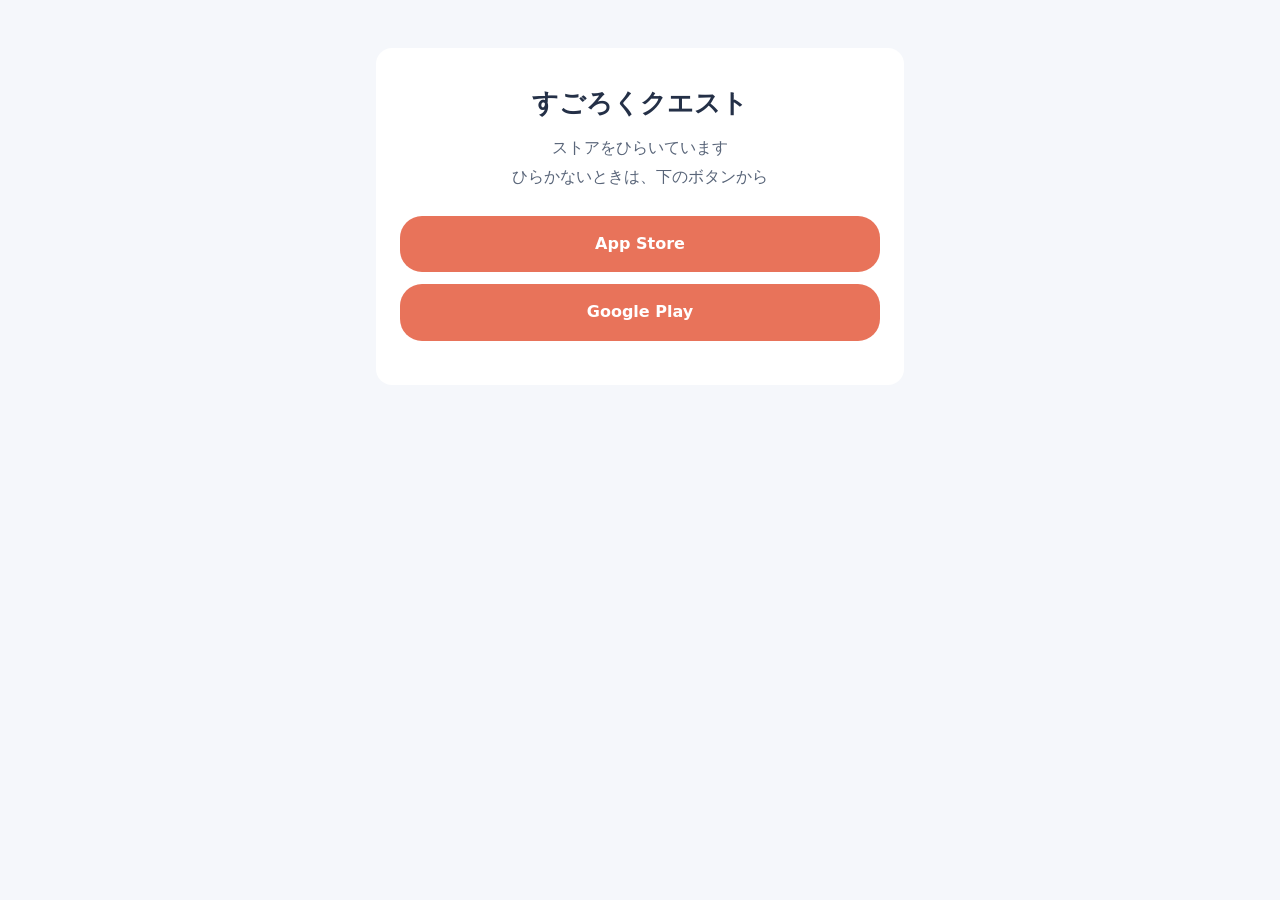
<file: sugoroku-quest/get/index.html>
<!doctype html>
<html lang="ja">
<head>
  <meta charset="utf-8">
  <meta name="viewport" content="width=device-width, initial-scale=1">
  <meta name="robots" content="noindex">
  <title>すごろくクエスト をダウンロード</title>
  <!--
    広告や SNS から、端末に合ったストアへ飛ばすページ
    iPhone・iPad は App Store、Android は Google Play、そのほか（PC など）は両方のボタンを出す
    ?src=<どこから来たか> をつけると、ストアの計測に渡す（App Store は ct、Google Play は referrer の utm_source）
    例: https://sakito1187.github.io/sugoroku-quest/get/?src=tiktok_promote
  -->
  <style>
    :root { color-scheme: light; font-family: system-ui, -apple-system, "Noto Sans JP", sans-serif; color: #243047; background: #f5f7fb; }
    body { margin: 0; line-height: 1.8; }
    main { max-width: 480px; margin: 48px auto; padding: 32px 24px; background: white; border-radius: 16px; text-align: center; }
    h1 { font-size: 1.6rem; margin: 0 0 8px; }
    p { margin: 0 0 24px; color: #596579; }
    a.btn { display: block; margin: 12px 0; padding: 14px 16px; border-radius: 22px; background: #e8735a; color: white; text-decoration: none; font-weight: bold; }
    @media (max-width: 600px) { main { margin: 0; min-height: 100vh; border-radius: 0; box-sizing: border-box; } }
  </style>
</head>
<body>
<main>
  <h1>すごろくクエスト</h1>
  <p>ストアをひらいています<br>ひらかないときは、下のボタンから</p>
  <a class="btn" id="ios" href="https://apps.apple.com/jp/app/id6820609334">App Store</a>
  <a class="btn" id="android" href="https://play.google.com/store/apps/details?id=com.sakitohorie.sugorokuquest">Google Play</a>
</main>
<script>
  (function () {
    var src = (new URLSearchParams(location.search).get('src') || 'web').replace(/[^\w-]/g, '').slice(0, 40) || 'web';
    // App Store の計測（App Store Connect の「キャンペーン」）。pt はプロバイダのトークン
    var ios = 'https://apps.apple.com/app/apple-store/id6820609334?pt=121505058&ct=' + src + '&mt=8';
    var android = 'https://play.google.com/store/apps/details?id=com.sakitohorie.sugorokuquest&referrer=' +
      encodeURIComponent('utm_source=' + src + '&utm_medium=social&utm_campaign=' + src);
    document.getElementById('ios').href = ios;
    document.getElementById('android').href = android;
    var ua = navigator.userAgent;
    var isIOS = /iPhone|iPad|iPod/.test(ua) || (/Macintosh/.test(ua) && navigator.maxTouchPoints > 1);
    if (isIOS) location.replace(ios);
    else if (/Android/.test(ua)) location.replace(android);
  })();
</script>
</body>
</html>
</file>
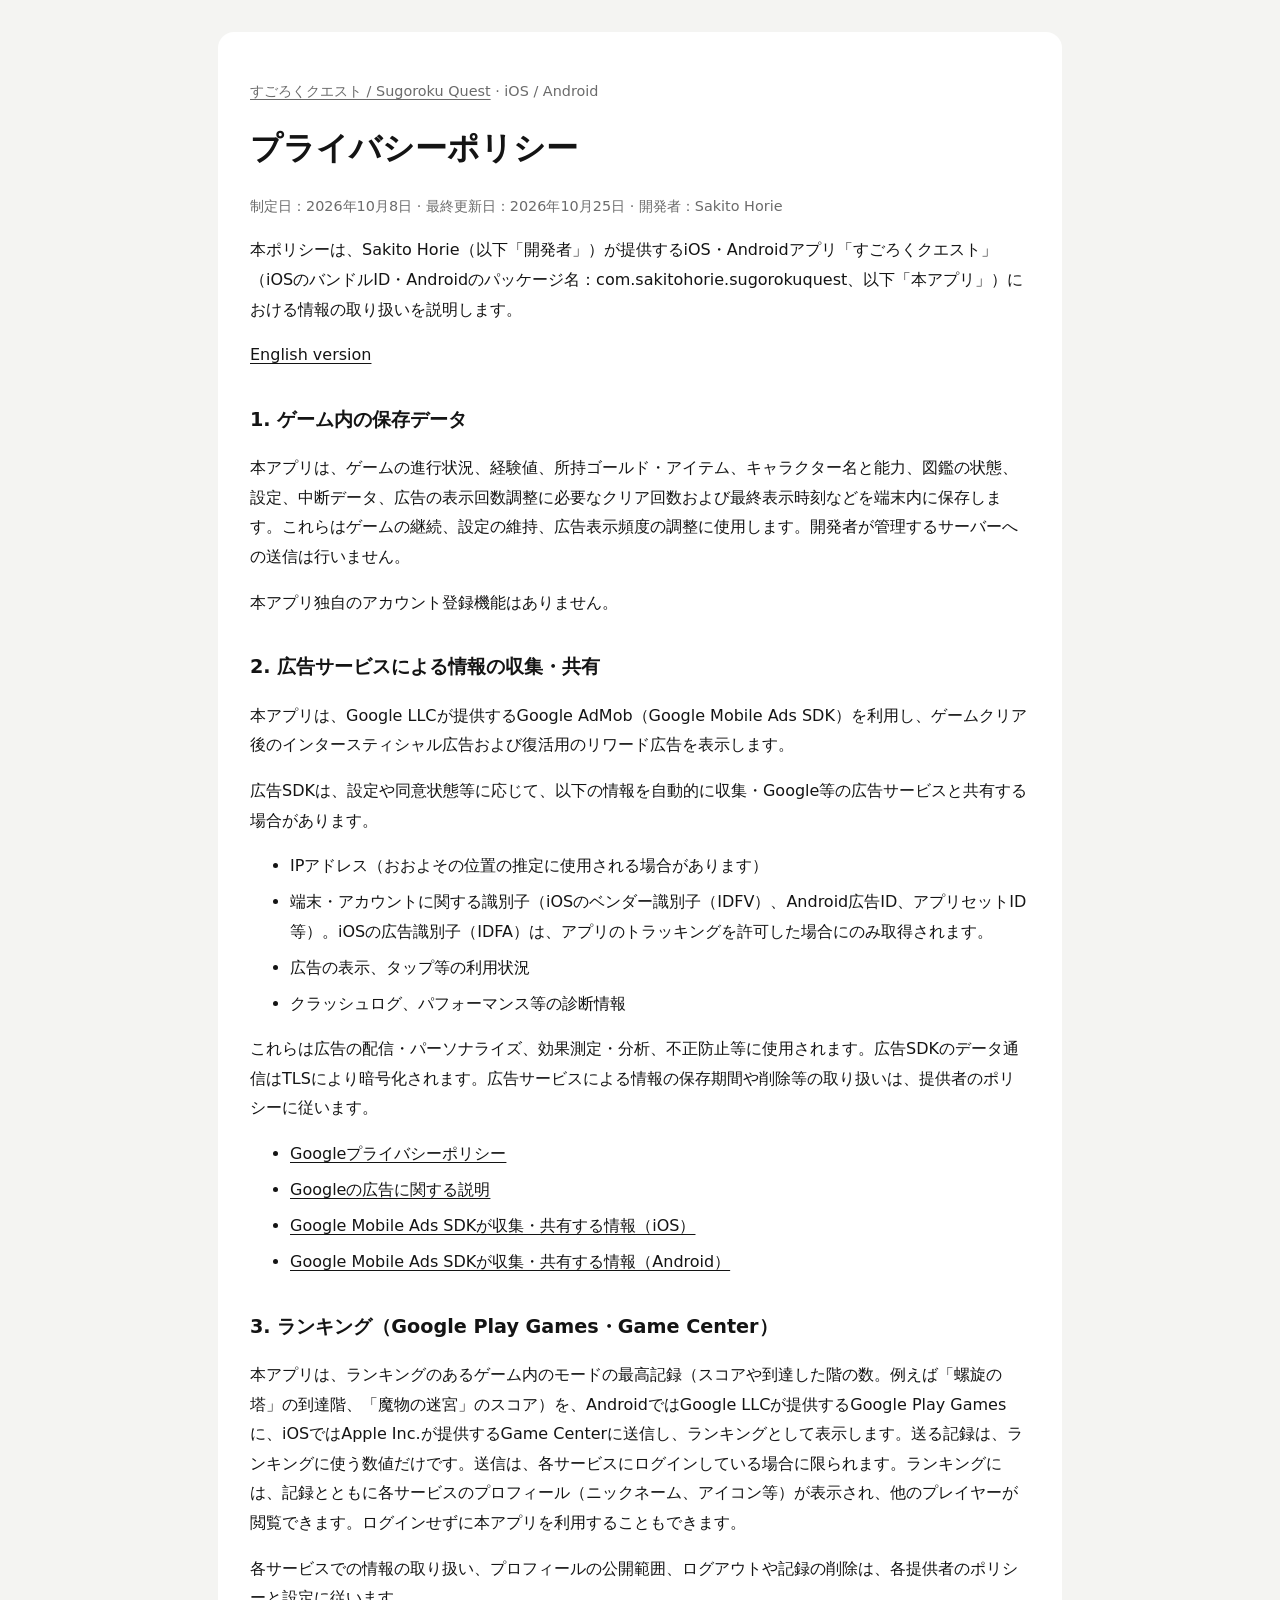
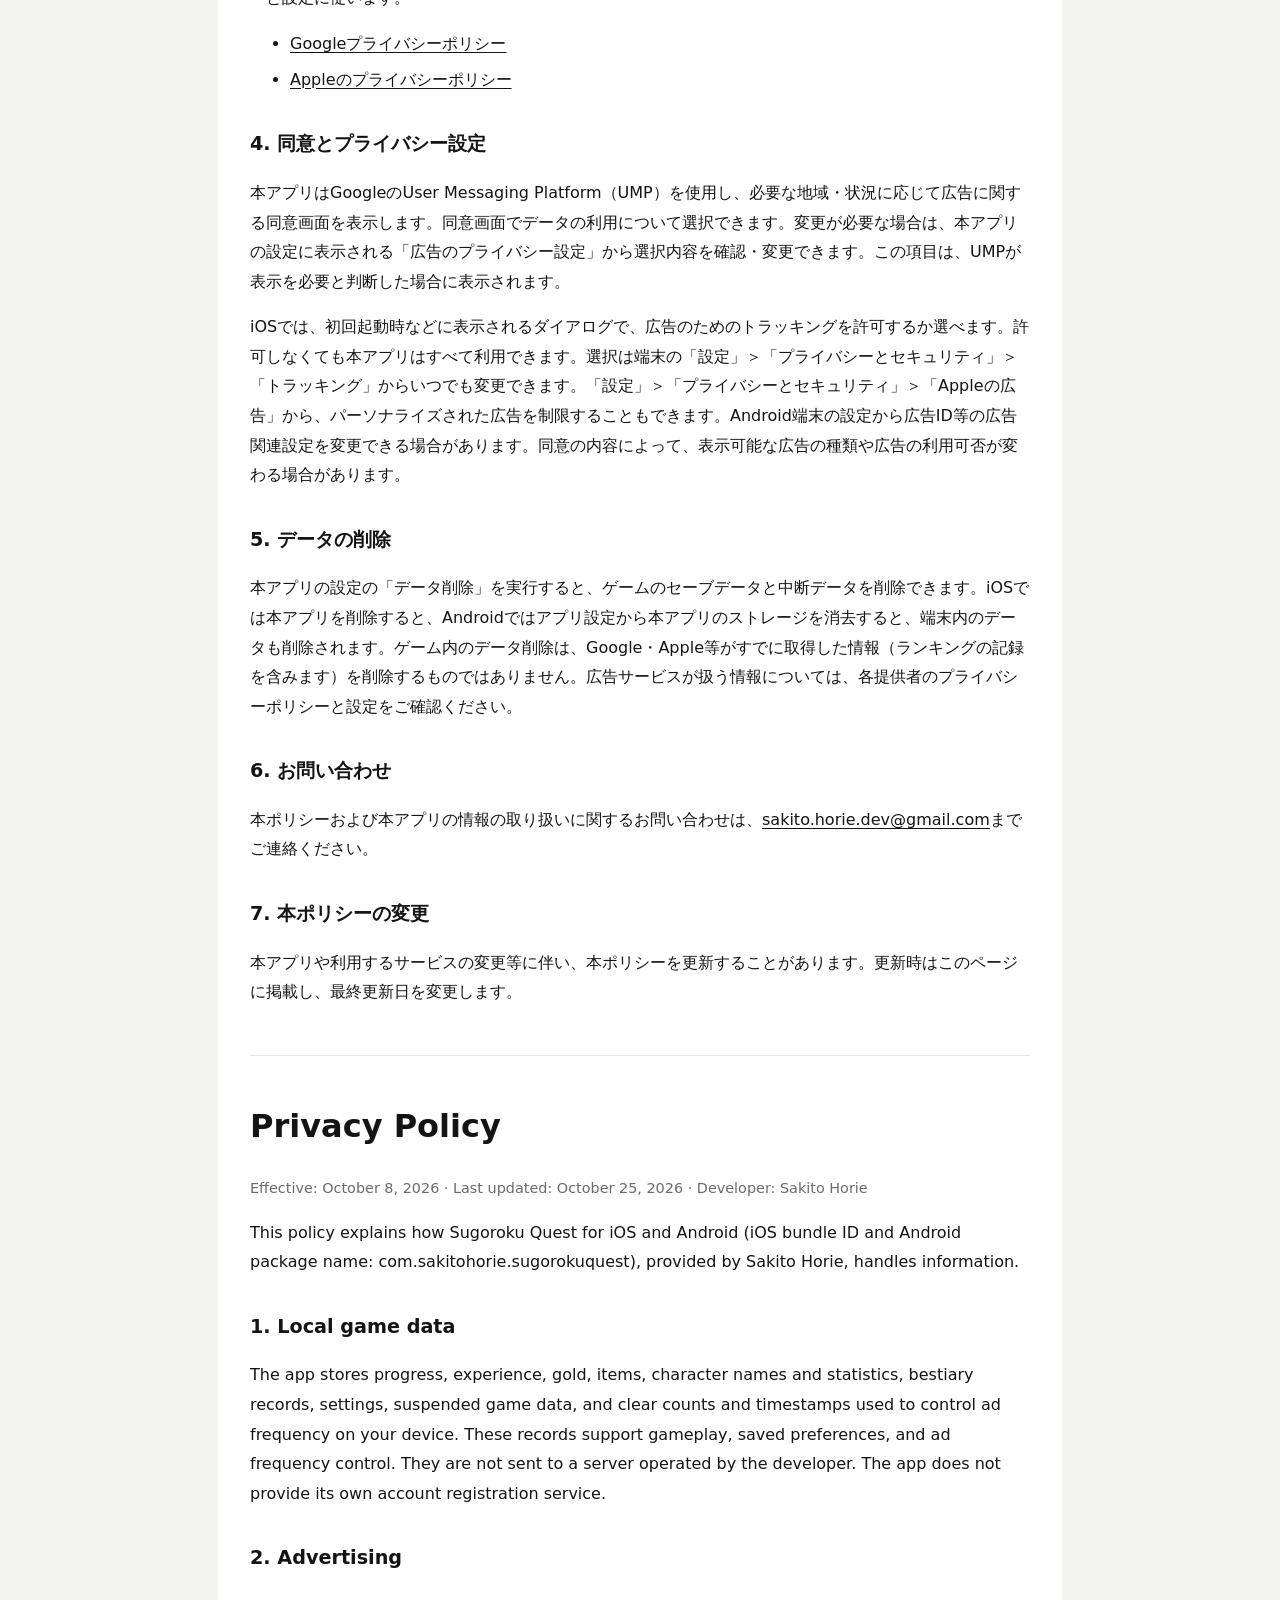
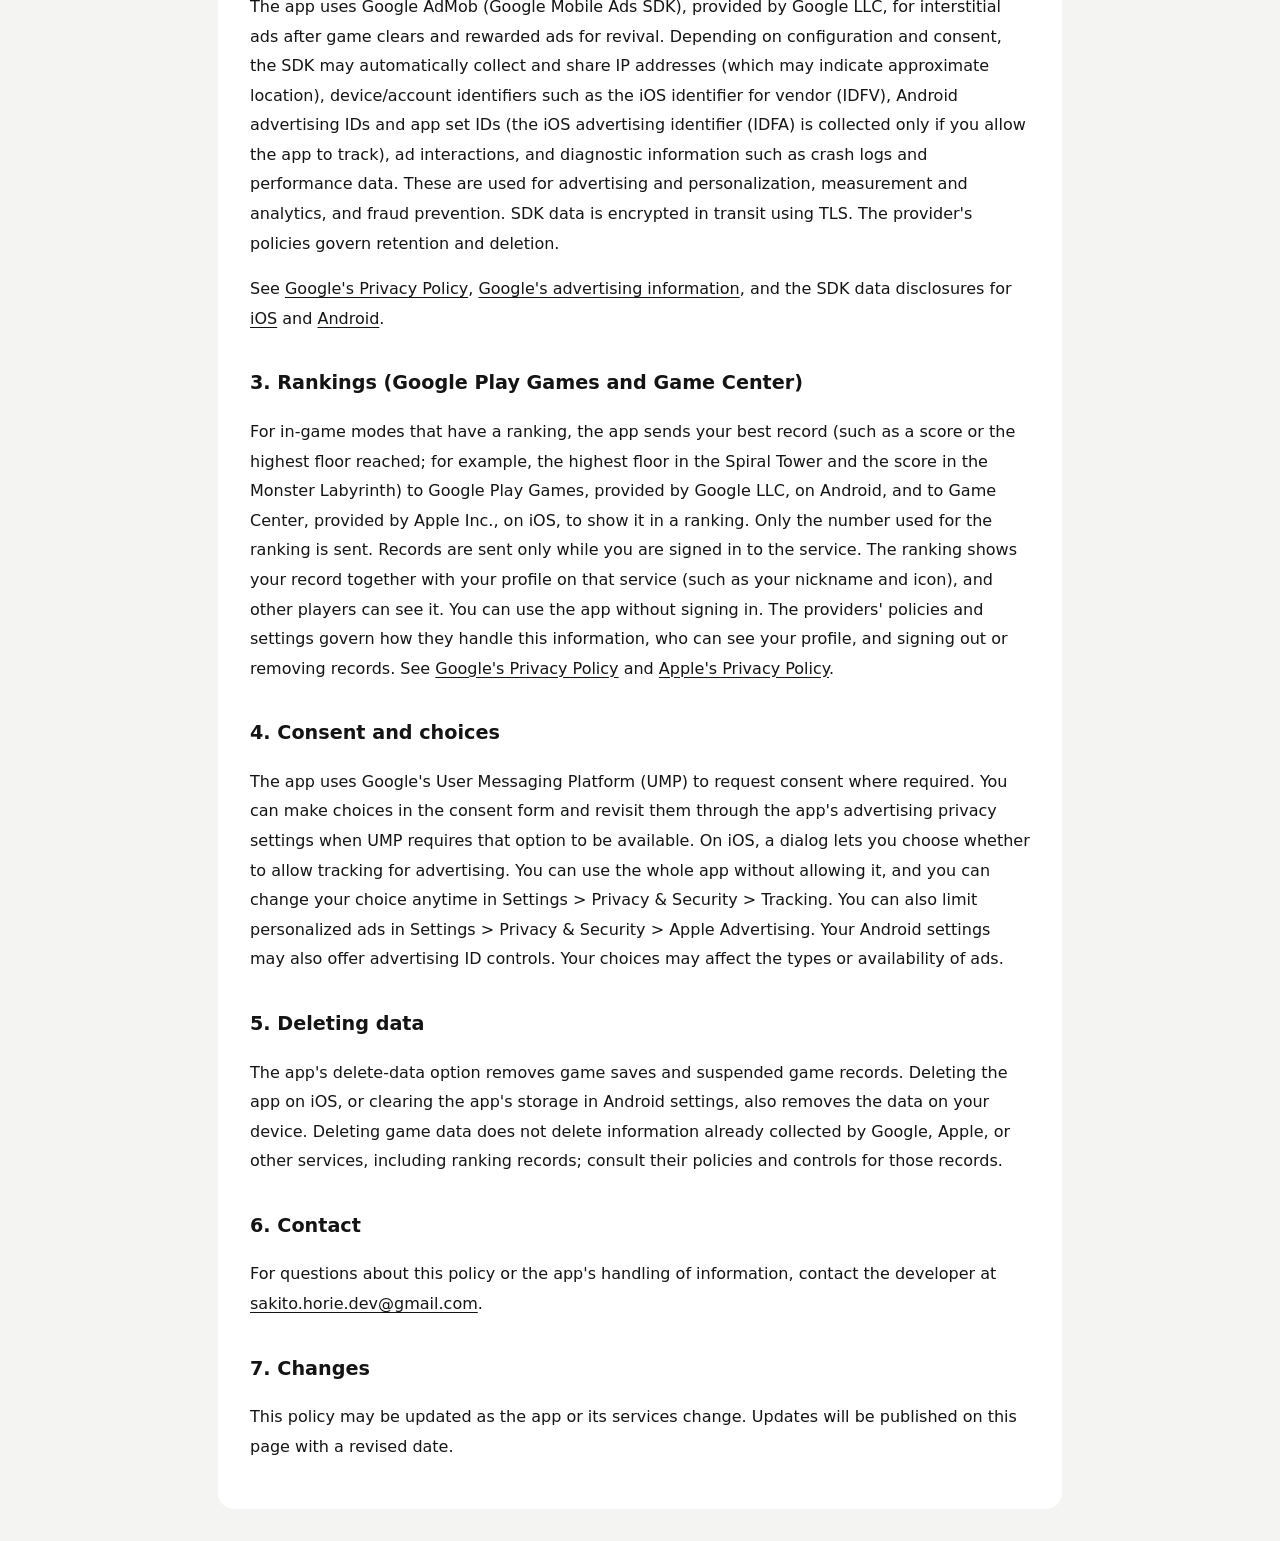
<file: sugoroku-quest/privacy/index.html>
<!doctype html>
<html lang="ja">
<head>
  <meta charset="utf-8">
  <meta name="viewport" content="width=device-width, initial-scale=1">
  <meta name="description" content="すごろくクエスト（iOS・Android）のプライバシーポリシー。保存データ、Google AdMob広告、ランキング、同意設定とお問い合わせについて。">
  <title>プライバシーポリシー | すごろくクエスト</title>
  <link rel="canonical" href="https://sakito1187.github.io/sugoroku-quest/privacy/">
  <style>
    /* 色はトップ（assets/site.css）とそろえ、端末のダークモードにあわせる */
    :root { color-scheme: light dark; --bg: #f4f4f2; --surface: #ffffff; --text: #141414; --muted: #6b6b6b; --line: #e6e6e6; --th: #3a3a3a;
      font-family: system-ui, -apple-system, "Hiragino Sans", "Noto Sans JP", sans-serif; color: var(--text); background: var(--bg); }
    @media (prefers-color-scheme: dark) {
      :root { --bg: #0e0e0f; --surface: #18181a; --text: #ededed; --muted: #9a9a9a; --line: #2c2c2f; --th: #d0d0d0; }
    }
    body { margin: 0; line-height: 1.85; }
    main { max-width: 780px; margin: 32px auto; padding: 32px; background: var(--surface); border-radius: 16px; }
    h1 { font-size: clamp(1.5rem, 5vw, 2rem); line-height: 1.4; }
    h2 { margin-top: 2rem; font-size: 1.2rem; }
    a { color: inherit; overflow-wrap: anywhere; text-underline-offset: .2em; }
    .meta { color: var(--muted); font-size: .9rem; }
    li { margin: .4rem 0; }
    hr { border: 0; border-top: 1px solid var(--line); margin: 3rem 0; }
    @media (max-width: 600px) { main { margin: 0; padding: 24px 20px; border-radius: 0; } }
  </style>
</head>
<body>
<main>
  <p class="meta"><a href="../">すごろくクエスト / Sugoroku Quest</a> · iOS / Android</p>
  <h1>プライバシーポリシー</h1>
  <p class="meta">制定日：2026年10月8日 · 最終更新日：2026年10月25日 · 開発者：Sakito Horie</p>
  <p>本ポリシーは、Sakito Horie（以下「開発者」）が提供するiOS・Androidアプリ「すごろくクエスト」（iOSのバンドルID・Androidのパッケージ名：com.sakitohorie.sugorokuquest、以下「本アプリ」）における情報の取り扱いを説明します。</p>
  <p><a href="#en">English version</a></p>

  <h2>1. ゲーム内の保存データ</h2>
  <p>本アプリは、ゲームの進行状況、経験値、所持ゴールド・アイテム、キャラクター名と能力、図鑑の状態、設定、中断データ、広告の表示回数調整に必要なクリア回数および最終表示時刻などを端末内に保存します。これらはゲームの継続、設定の維持、広告表示頻度の調整に使用します。開発者が管理するサーバーへの送信は行いません。</p>
  <p>本アプリ独自のアカウント登録機能はありません。</p>

  <h2>2. 広告サービスによる情報の収集・共有</h2>
  <p>本アプリは、Google LLCが提供するGoogle AdMob（Google Mobile Ads SDK）を利用し、ゲームクリア後のインタースティシャル広告および復活用のリワード広告を表示します。</p>
  <p>広告SDKは、設定や同意状態等に応じて、以下の情報を自動的に収集・Google等の広告サービスと共有する場合があります。</p>
  <ul>
    <li>IPアドレス（おおよその位置の推定に使用される場合があります）</li>
    <li>端末・アカウントに関する識別子（iOSのベンダー識別子（IDFV）、Android広告ID、アプリセットID等）。iOSの広告識別子（IDFA）は、アプリのトラッキングを許可した場合にのみ取得されます。</li>
    <li>広告の表示、タップ等の利用状況</li>
    <li>クラッシュログ、パフォーマンス等の診断情報</li>
  </ul>
  <p>これらは広告の配信・パーソナライズ、効果測定・分析、不正防止等に使用されます。広告SDKのデータ通信はTLSにより暗号化されます。広告サービスによる情報の保存期間や削除等の取り扱いは、提供者のポリシーに従います。</p>
  <ul>
    <li><a href="https://policies.google.com/privacy?hl=ja">Googleプライバシーポリシー</a></li>
    <li><a href="https://policies.google.com/technologies/ads?hl=ja">Googleの広告に関する説明</a></li>
    <li><a href="https://developers.google.com/admob/ios/privacy/data-disclosure?hl=ja">Google Mobile Ads SDKが収集・共有する情報（iOS）</a></li>
    <li><a href="https://developers.google.com/admob/android/privacy/play-data-disclosure?hl=ja">Google Mobile Ads SDKが収集・共有する情報（Android）</a></li>
  </ul>

  <h2>3. ランキング（Google Play Games・Game Center）</h2>
  <p>本アプリは、ランキングのあるゲーム内のモードの最高記録（スコアや到達した階の数。例えば「螺旋の塔」の到達階、「魔物の迷宮」のスコア）を、AndroidではGoogle LLCが提供するGoogle Play Gamesに、iOSではApple Inc.が提供するGame Centerに送信し、ランキングとして表示します。送る記録は、ランキングに使う数値だけです。送信は、各サービスにログインしている場合に限られます。ランキングには、記録とともに各サービスのプロフィール（ニックネーム、アイコン等）が表示され、他のプレイヤーが閲覧できます。ログインせずに本アプリを利用することもできます。</p>
  <p>各サービスでの情報の取り扱い、プロフィールの公開範囲、ログアウトや記録の削除は、各提供者のポリシーと設定に従います。</p>
  <ul>
    <li><a href="https://policies.google.com/privacy?hl=ja">Googleプライバシーポリシー</a></li>
    <li><a href="https://www.apple.com/jp/legal/privacy/">Appleのプライバシーポリシー</a></li>
  </ul>

  <h2>4. 同意とプライバシー設定</h2>
  <p>本アプリはGoogleのUser Messaging Platform（UMP）を使用し、必要な地域・状況に応じて広告に関する同意画面を表示します。同意画面でデータの利用について選択できます。変更が必要な場合は、本アプリの設定に表示される「広告のプライバシー設定」から選択内容を確認・変更できます。この項目は、UMPが表示を必要と判断した場合に表示されます。</p>
  <p>iOSでは、初回起動時などに表示されるダイアログで、広告のためのトラッキングを許可するか選べます。許可しなくても本アプリはすべて利用できます。選択は端末の「設定」＞「プライバシーとセキュリティ」＞「トラッキング」からいつでも変更できます。「設定」＞「プライバシーとセキュリティ」＞「Appleの広告」から、パーソナライズされた広告を制限することもできます。Android端末の設定から広告ID等の広告関連設定を変更できる場合があります。同意の内容によって、表示可能な広告の種類や広告の利用可否が変わる場合があります。</p>

  <h2>5. データの削除</h2>
  <p>本アプリの設定の「データ削除」を実行すると、ゲームのセーブデータと中断データを削除できます。iOSでは本アプリを削除すると、Androidではアプリ設定から本アプリのストレージを消去すると、端末内のデータも削除されます。ゲーム内のデータ削除は、Google・Apple等がすでに取得した情報（ランキングの記録を含みます）を削除するものではありません。広告サービスが扱う情報については、各提供者のプライバシーポリシーと設定をご確認ください。</p>

  <h2>6. お問い合わせ</h2>
  <p>本ポリシーおよび本アプリの情報の取り扱いに関するお問い合わせは、<a href="mailto:sakito.horie.dev@gmail.com">sakito.horie.dev@gmail.com</a>までご連絡ください。</p>

  <h2>7. 本ポリシーの変更</h2>
  <p>本アプリや利用するサービスの変更等に伴い、本ポリシーを更新することがあります。更新時はこのページに掲載し、最終更新日を変更します。</p>

  <hr>
  <section lang="en" id="en">
    <h1>Privacy Policy</h1>
    <p class="meta">Effective: October 8, 2026 · Last updated: October 25, 2026 · Developer: Sakito Horie</p>
    <p>This policy explains how Sugoroku Quest for iOS and Android (iOS bundle ID and Android package name: com.sakitohorie.sugorokuquest), provided by Sakito Horie, handles information.</p>
    <h2>1. Local game data</h2>
    <p>The app stores progress, experience, gold, items, character names and statistics, bestiary records, settings, suspended game data, and clear counts and timestamps used to control ad frequency on your device. These records support gameplay, saved preferences, and ad frequency control. They are not sent to a server operated by the developer. The app does not provide its own account registration service.</p>
    <h2>2. Advertising</h2>
    <p>The app uses Google AdMob (Google Mobile Ads SDK), provided by Google LLC, for interstitial ads after game clears and rewarded ads for revival. Depending on configuration and consent, the SDK may automatically collect and share IP addresses (which may indicate approximate location), device/account identifiers such as the iOS identifier for vendor (IDFV), Android advertising IDs and app set IDs (the iOS advertising identifier (IDFA) is collected only if you allow the app to track), ad interactions, and diagnostic information such as crash logs and performance data. These are used for advertising and personalization, measurement and analytics, and fraud prevention. SDK data is encrypted in transit using TLS. The provider's policies govern retention and deletion.</p>
    <p>See <a href="https://policies.google.com/privacy?hl=en">Google's Privacy Policy</a>, <a href="https://policies.google.com/technologies/ads?hl=en">Google's advertising information</a>, and the SDK data disclosures for <a href="https://developers.google.com/admob/ios/privacy/data-disclosure?hl=en">iOS</a> and <a href="https://developers.google.com/admob/android/privacy/play-data-disclosure?hl=en">Android</a>.</p>
    <h2>3. Rankings (Google Play Games and Game Center)</h2>
    <p>For in-game modes that have a ranking, the app sends your best record (such as a score or the highest floor reached; for example, the highest floor in the Spiral Tower and the score in the Monster Labyrinth) to Google Play Games, provided by Google LLC, on Android, and to Game Center, provided by Apple Inc., on iOS, to show it in a ranking. Only the number used for the ranking is sent. Records are sent only while you are signed in to the service. The ranking shows your record together with your profile on that service (such as your nickname and icon), and other players can see it. You can use the app without signing in. The providers' policies and settings govern how they handle this information, who can see your profile, and signing out or removing records. See <a href="https://policies.google.com/privacy?hl=en">Google's Privacy Policy</a> and <a href="https://www.apple.com/legal/privacy/">Apple's Privacy Policy</a>.</p>
    <h2>4. Consent and choices</h2>
    <p>The app uses Google's User Messaging Platform (UMP) to request consent where required. You can make choices in the consent form and revisit them through the app's advertising privacy settings when UMP requires that option to be available. On iOS, a dialog lets you choose whether to allow tracking for advertising. You can use the whole app without allowing it, and you can change your choice anytime in Settings &gt; Privacy &amp; Security &gt; Tracking. You can also limit personalized ads in Settings &gt; Privacy &amp; Security &gt; Apple Advertising. Your Android settings may also offer advertising ID controls. Your choices may affect the types or availability of ads.</p>
    <h2>5. Deleting data</h2>
    <p>The app's delete-data option removes game saves and suspended game records. Deleting the app on iOS, or clearing the app's storage in Android settings, also removes the data on your device. Deleting game data does not delete information already collected by Google, Apple, or other services, including ranking records; consult their policies and controls for those records.</p>
    <h2>6. Contact</h2>
    <p>For questions about this policy or the app's handling of information, contact the developer at <a href="mailto:sakito.horie.dev@gmail.com">sakito.horie.dev@gmail.com</a>.</p>
    <h2>7. Changes</h2>
    <p>This policy may be updated as the app or its services change. Updates will be published on this page with a revised date.</p>
  </section>
</main>
</body>
</html>
</file>
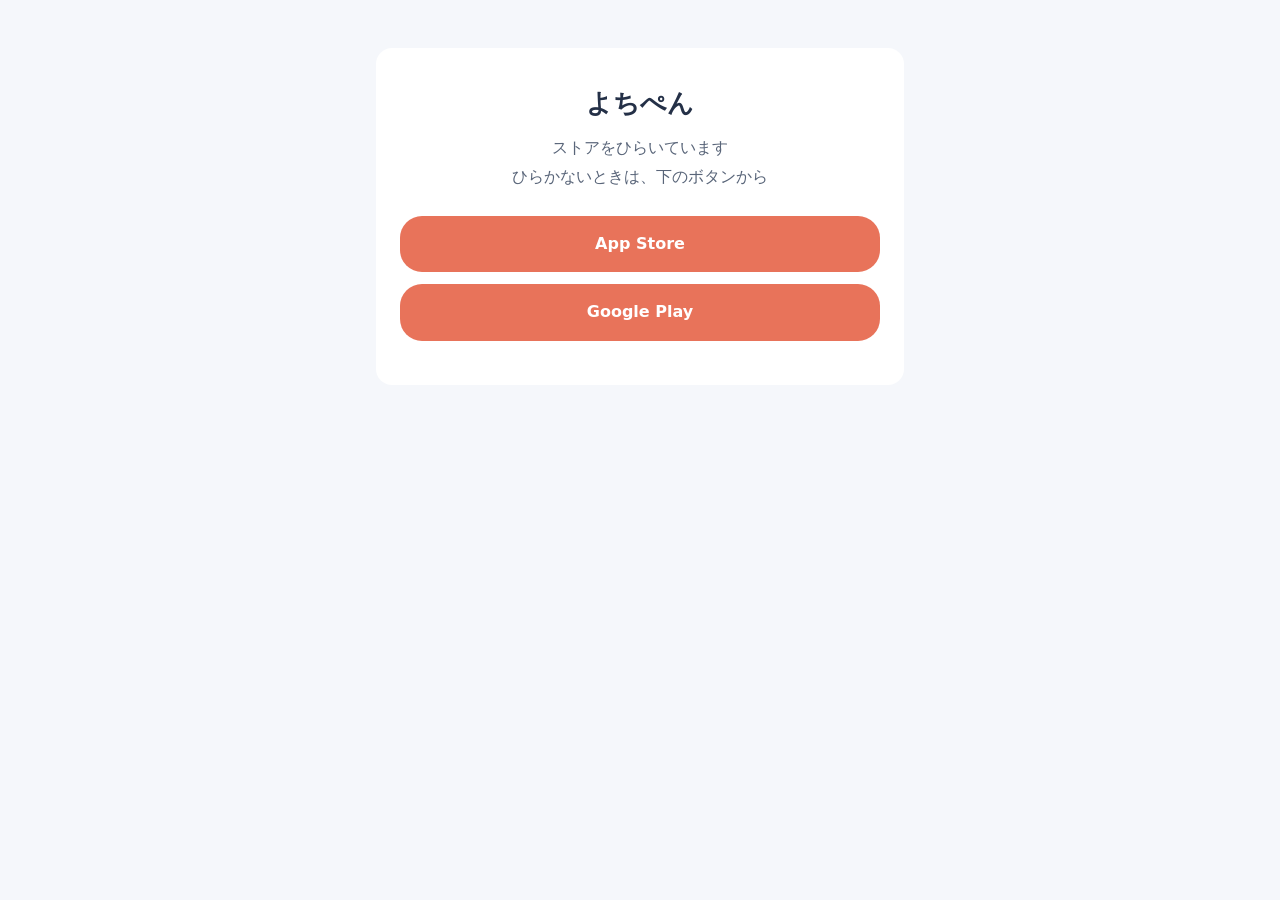
<file: yochipen/get/index.html>
<!doctype html>
<html lang="ja">
<head>
  <meta charset="utf-8">
  <meta name="viewport" content="width=device-width, initial-scale=1">
  <meta name="robots" content="noindex">
  <title>よちぺん をダウンロード</title>
  <!--
    広告や SNS から、端末に合ったストアへ飛ばすページ
    iPhone・iPad は App Store、Android は Google Play、そのほか（PC など）は両方のボタンを出す
    ?src=<どこから来たか> をつけると、ストアの計測に渡す（App Store は ct、Google Play は referrer の utm_source）
    例: https://sakito1187.github.io/yochipen/get/?src=tiktok_promote
  -->
  <style>
    :root { color-scheme: light; font-family: system-ui, -apple-system, "Noto Sans JP", sans-serif; color: #243047; background: #f5f7fb; }
    body { margin: 0; line-height: 1.8; }
    main { max-width: 480px; margin: 48px auto; padding: 32px 24px; background: white; border-radius: 16px; text-align: center; }
    h1 { font-size: 1.6rem; margin: 0 0 8px; }
    p { margin: 0 0 24px; color: #596579; }
    a.btn { display: block; margin: 12px 0; padding: 14px 16px; border-radius: 22px; background: #e8735a; color: white; text-decoration: none; font-weight: bold; }
    @media (max-width: 600px) { main { margin: 0; min-height: 100vh; border-radius: 0; box-sizing: border-box; } }
  </style>
</head>
<body>
<main>
  <h1>よちぺん</h1>
  <p>ストアをひらいています<br>ひらかないときは、下のボタンから</p>
  <a class="btn" id="ios" href="https://apps.apple.com/jp/app/id6830233883">App Store</a>
  <a class="btn" id="android" href="https://play.google.com/store/apps/details?id=com.sakitohorie.yochipen">Google Play</a>
</main>
<script>
  (function () {
    var src = (new URLSearchParams(location.search).get('src') || 'web').replace(/[^\w-]/g, '').slice(0, 40) || 'web';
    // App Store の計測（App Store Connect の「キャンペーン」）。pt はプロバイダのトークン
    var ios = 'https://apps.apple.com/app/apple-store/id6830233883?pt=121505058&ct=' + src + '&mt=8';
    var android = 'https://play.google.com/store/apps/details?id=com.sakitohorie.yochipen&referrer=' +
      encodeURIComponent('utm_source=' + src + '&utm_medium=social&utm_campaign=' + src);
    document.getElementById('ios').href = ios;
    document.getElementById('android').href = android;
    var ua = navigator.userAgent;
    var isIOS = /iPhone|iPad|iPod/.test(ua) || (/Macintosh/.test(ua) && navigator.maxTouchPoints > 1);
    if (isIOS) location.replace(ios);
    else if (/Android/.test(ua)) location.replace(android);
  })();
</script>
</body>
</html>
</file>
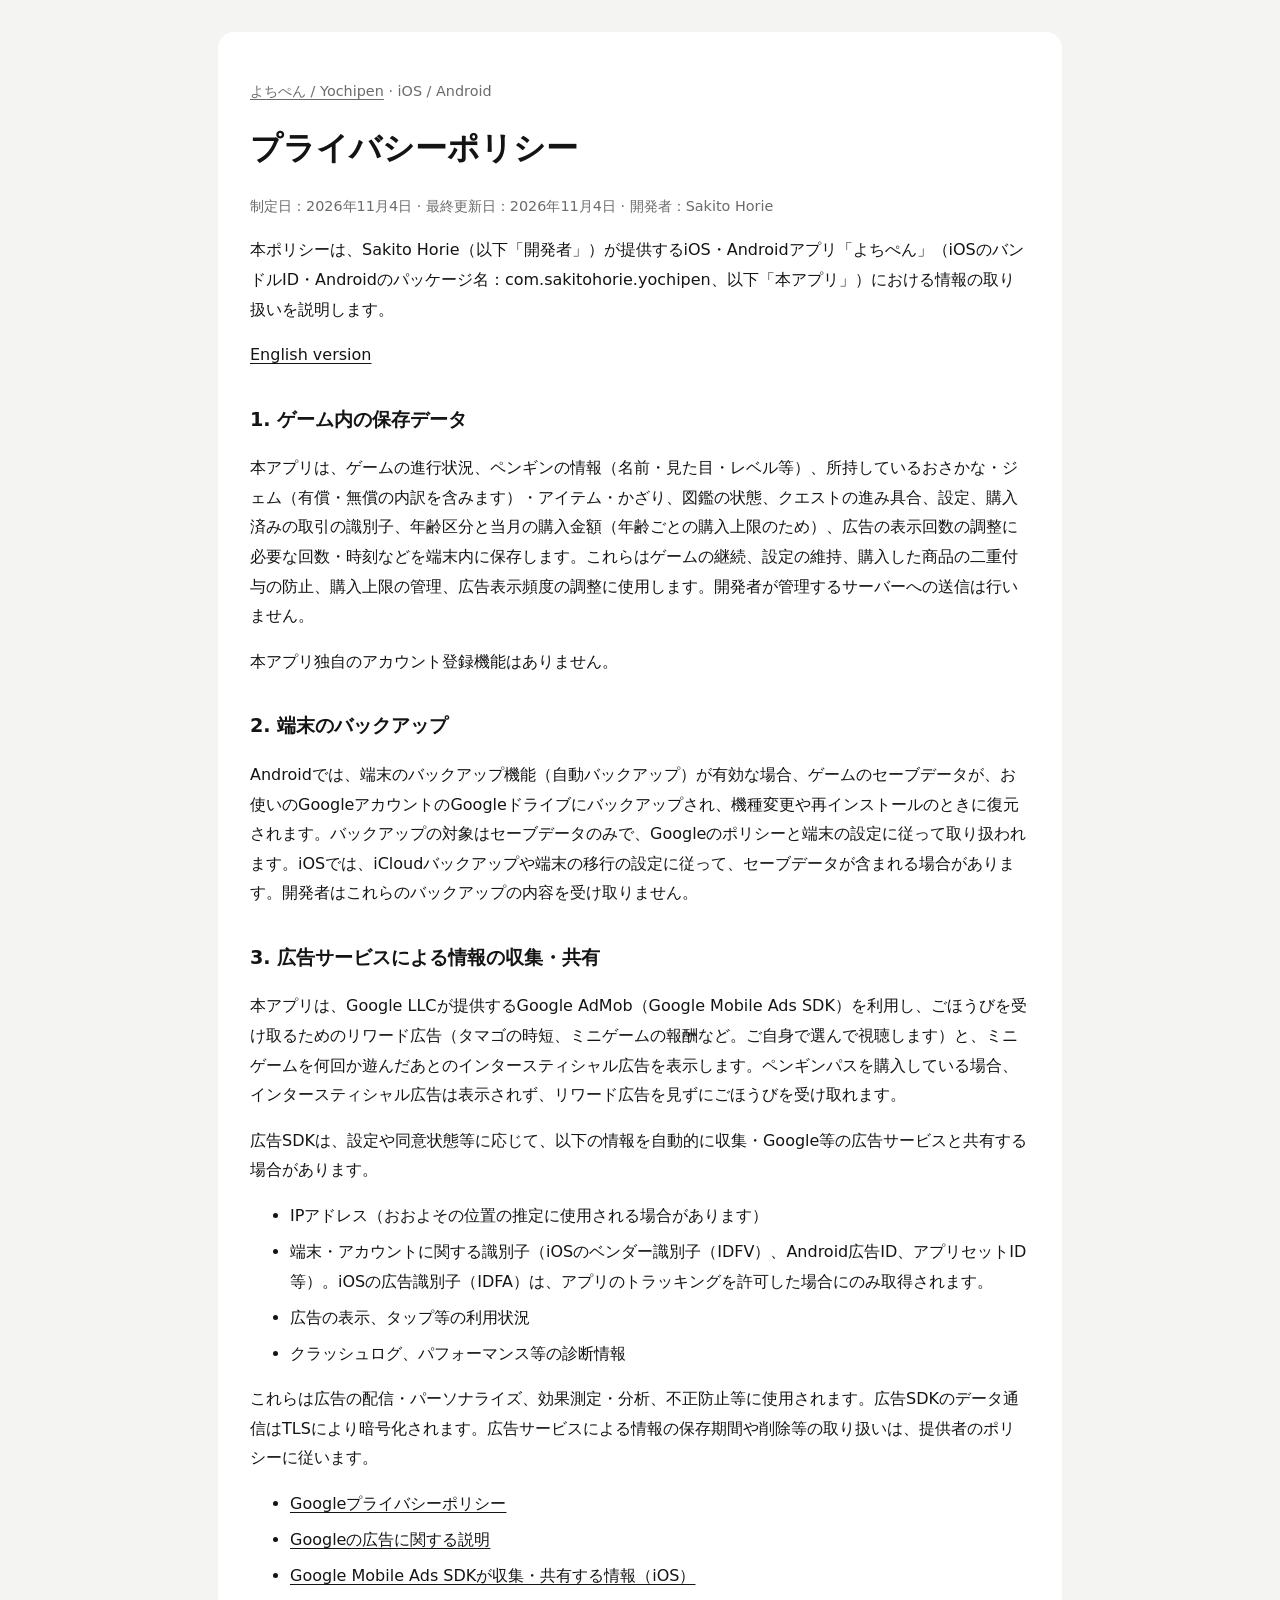
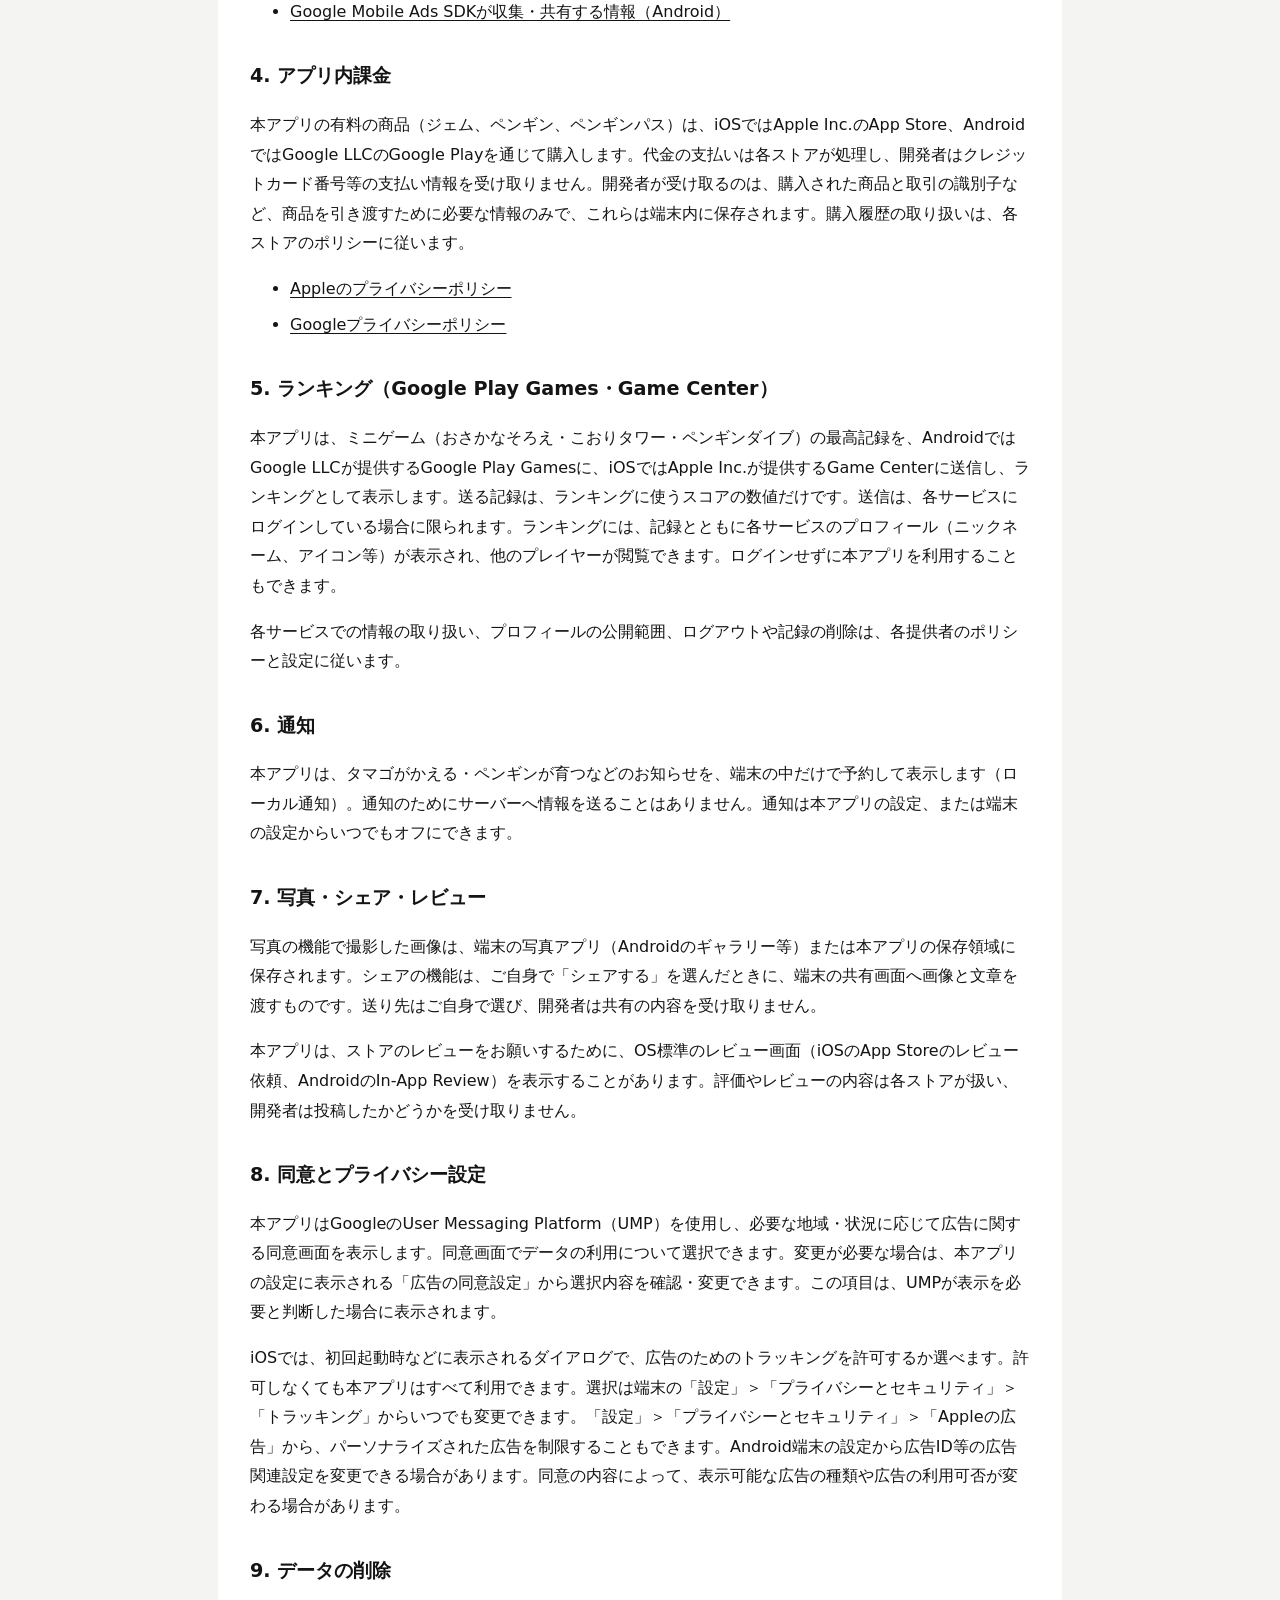
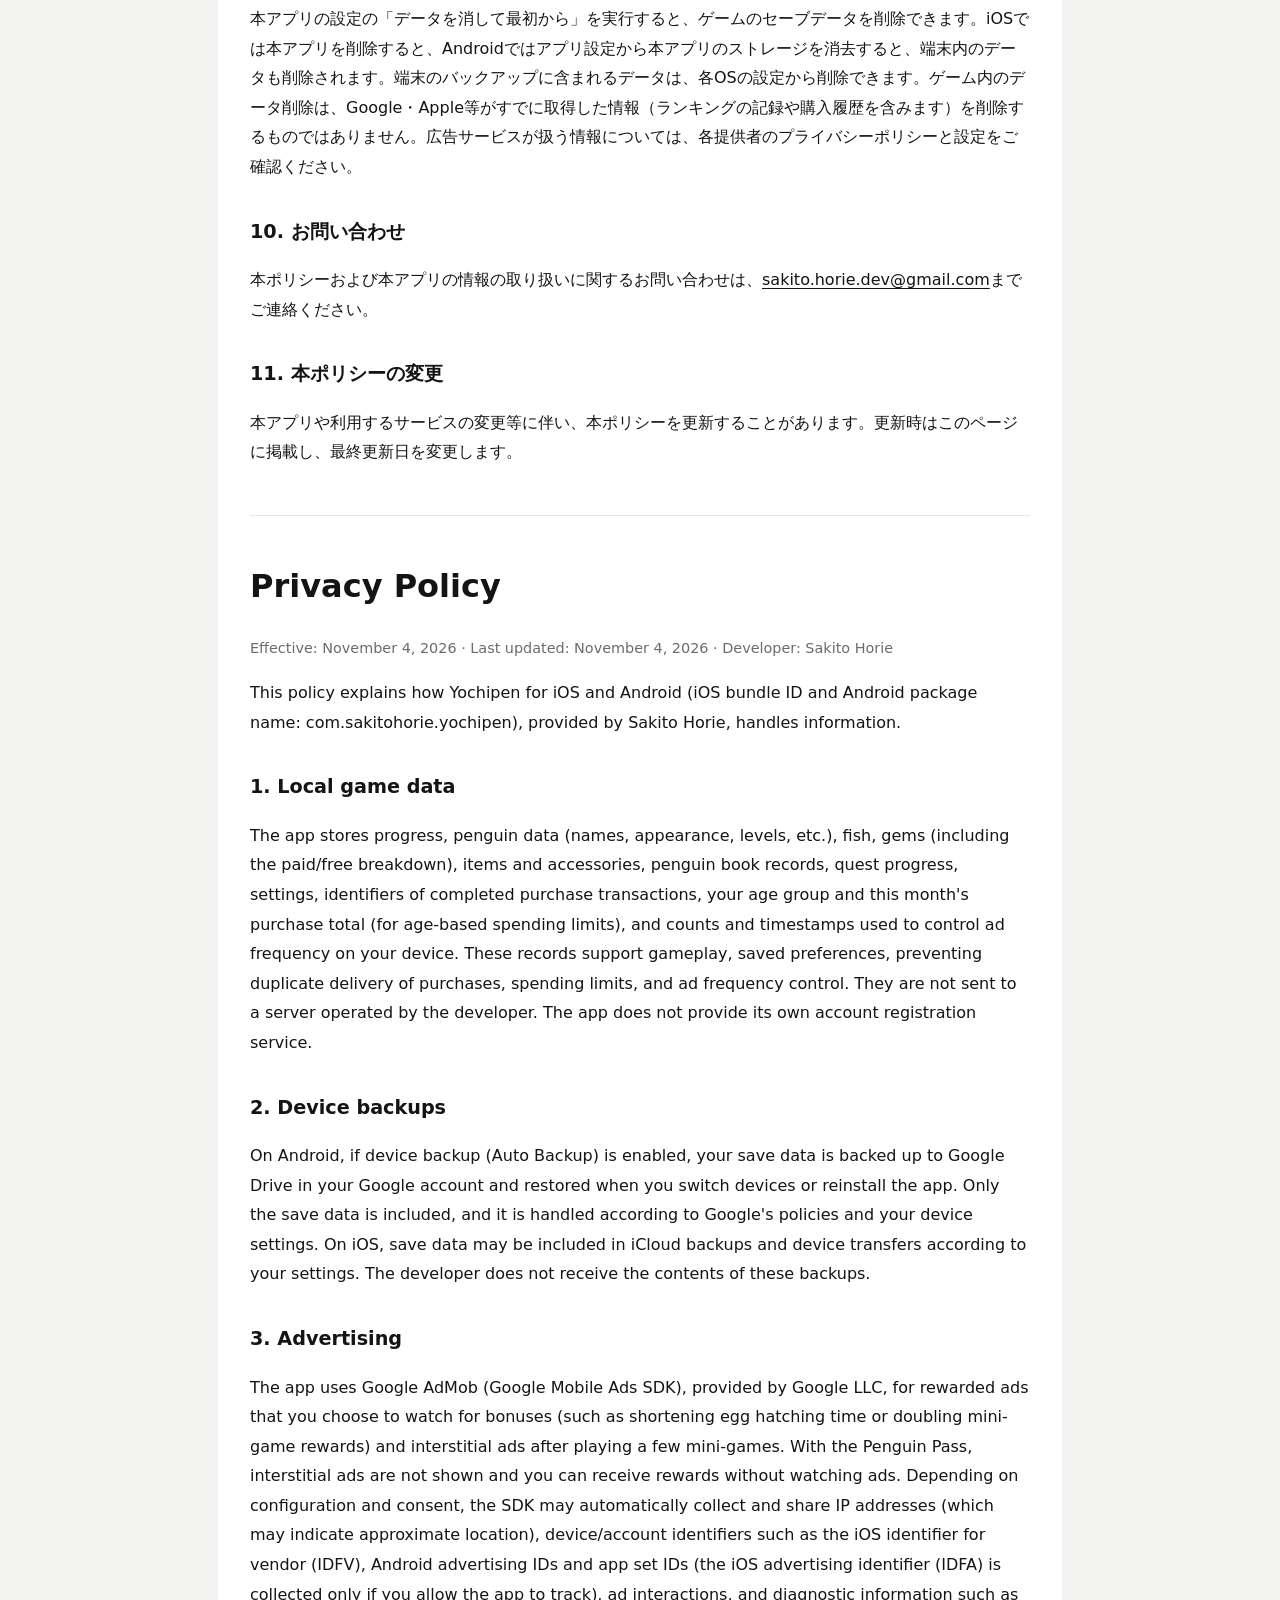
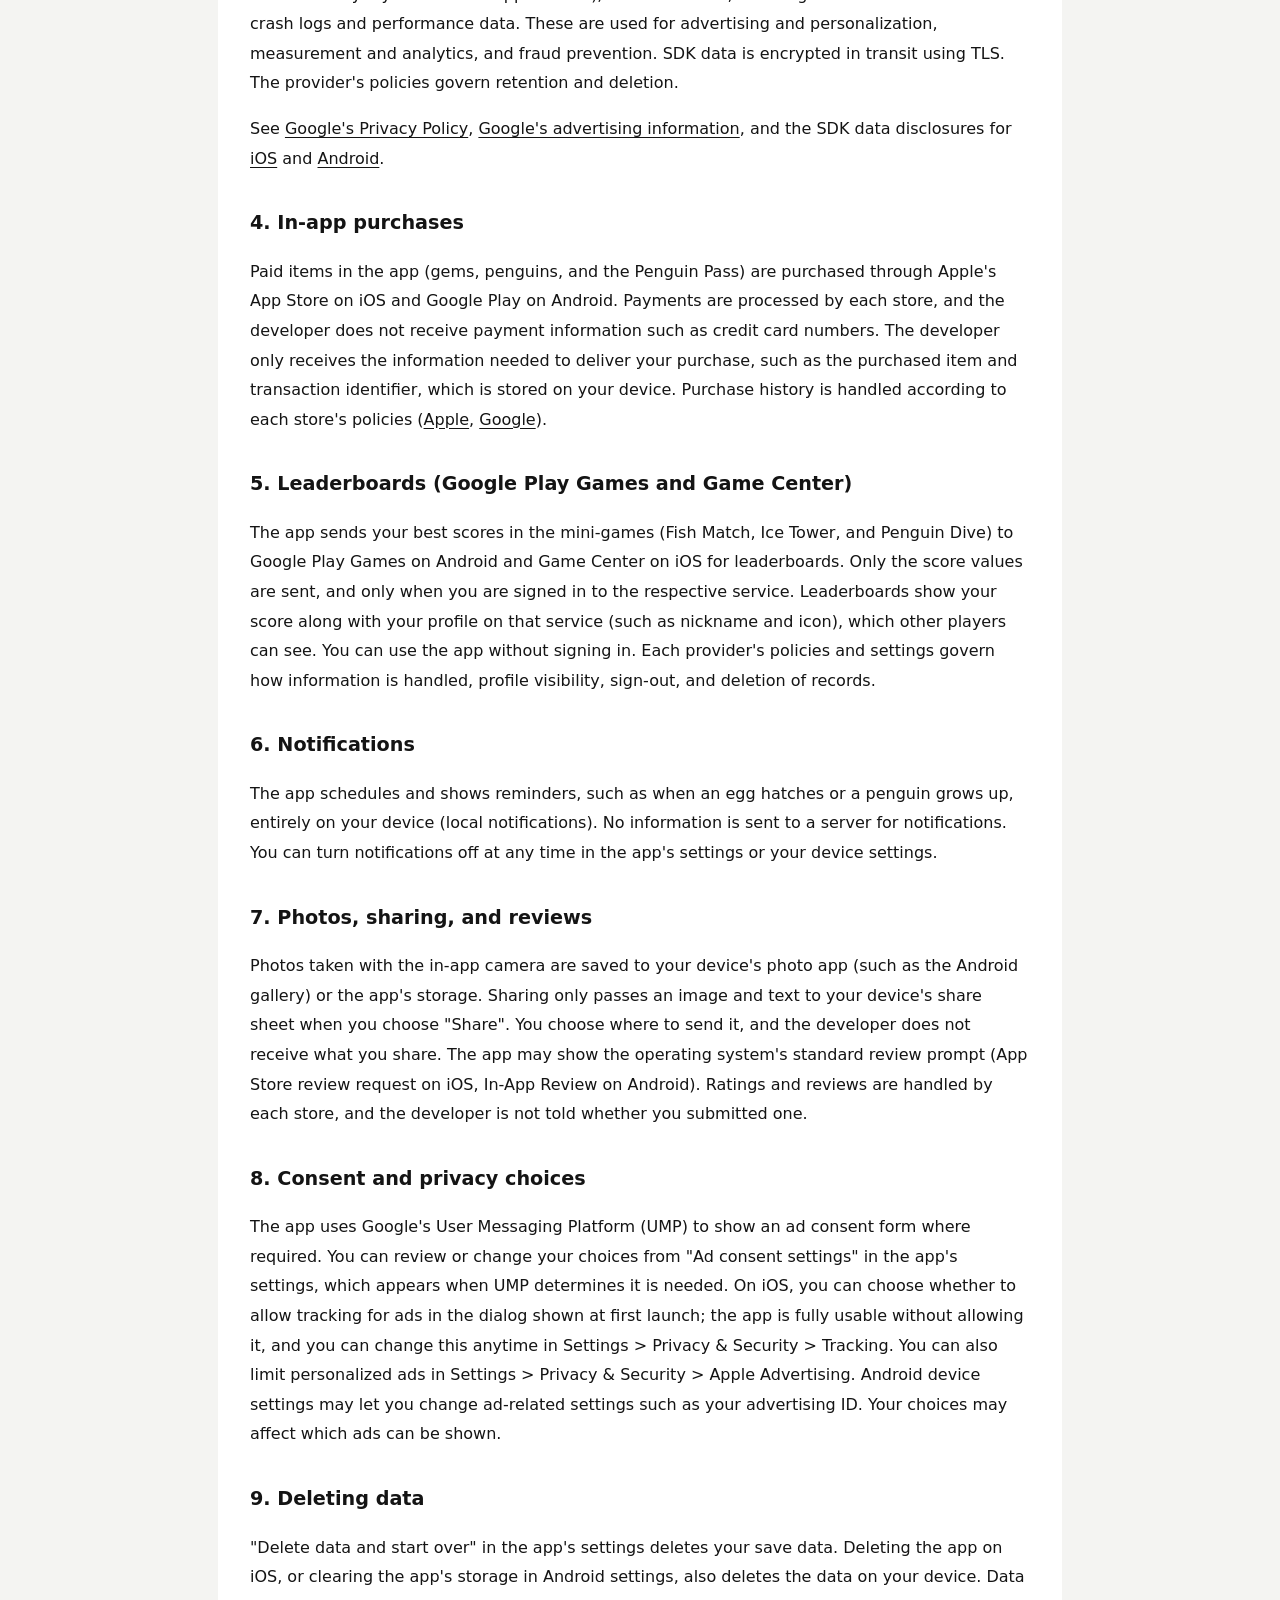
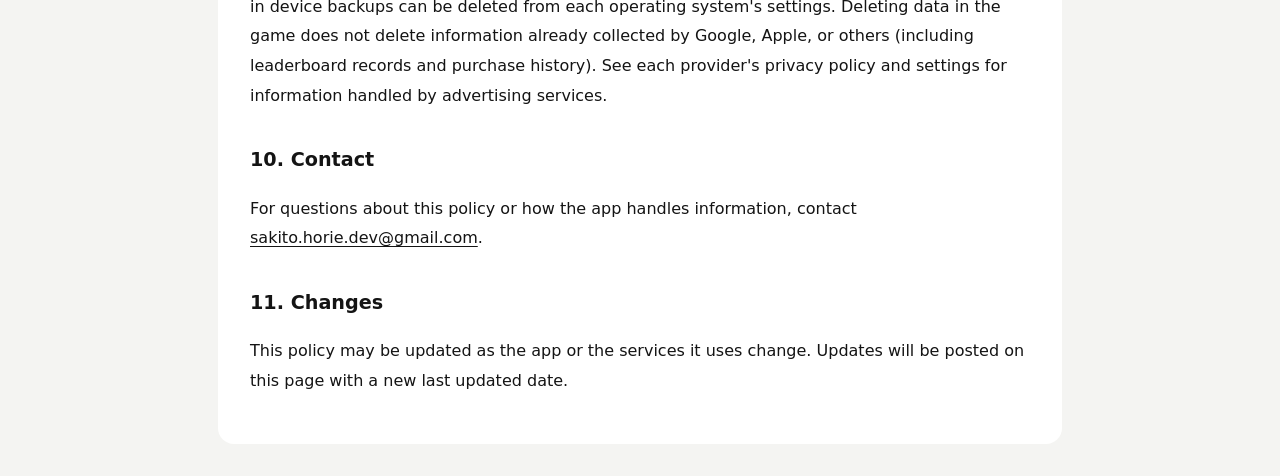
<file: yochipen/privacy/index.html>
<!doctype html>
<html lang="ja">
<head>
  <meta charset="utf-8">
  <meta name="viewport" content="width=device-width, initial-scale=1">
  <meta name="description" content="iOS・Androidアプリ「よちぺん」のプライバシーポリシー。端末内の保存データ、広告、アプリ内課金、ランキング、通知の情報の取り扱いを説明します。">
  <title>プライバシーポリシー | よちぺん</title>
  <style>
    /* 色はトップ（assets/site.css）とそろえ、端末のダークモードにあわせる */
    :root { color-scheme: light dark; --bg: #f4f4f2; --surface: #ffffff; --text: #141414; --muted: #6b6b6b; --line: #e6e6e6; --th: #3a3a3a;
      font-family: system-ui, -apple-system, "Hiragino Sans", "Noto Sans JP", sans-serif; color: var(--text); background: var(--bg); }
    @media (prefers-color-scheme: dark) {
      :root { --bg: #0e0e0f; --surface: #18181a; --text: #ededed; --muted: #9a9a9a; --line: #2c2c2f; --th: #d0d0d0; }
    }
    body { margin: 0; line-height: 1.85; }
    main { max-width: 780px; margin: 32px auto; padding: 32px; background: var(--surface); border-radius: 16px; }
    h1 { font-size: clamp(1.5rem, 5vw, 2rem); line-height: 1.4; }
    h2 { margin-top: 2rem; font-size: 1.2rem; }
    a { color: inherit; overflow-wrap: anywhere; text-underline-offset: .2em; }
    .meta { color: var(--muted); font-size: .9rem; }
    li { margin: .4rem 0; }
    hr { border: 0; border-top: 1px solid var(--line); margin: 3rem 0; }
    @media (max-width: 600px) { main { margin: 0; padding: 24px 20px; border-radius: 0; } }
  </style>
</head>
<body>
<main>
  <p class="meta"><a href="../">よちぺん / Yochipen</a> · iOS / Android</p>
  <h1>プライバシーポリシー</h1>
  <p class="meta">制定日：2026年11月4日 · 最終更新日：2026年11月4日 · 開発者：Sakito Horie</p>
  <p>本ポリシーは、Sakito Horie（以下「開発者」）が提供するiOS・Androidアプリ「よちぺん」（iOSのバンドルID・Androidのパッケージ名：com.sakitohorie.yochipen、以下「本アプリ」）における情報の取り扱いを説明します。</p>
  <p><a href="#en">English version</a></p>

  <h2>1. ゲーム内の保存データ</h2>
  <p>本アプリは、ゲームの進行状況、ペンギンの情報（名前・見た目・レベル等）、所持しているおさかな・ジェム（有償・無償の内訳を含みます）・アイテム・かざり、図鑑の状態、クエストの進み具合、設定、購入済みの取引の識別子、年齢区分と当月の購入金額（年齢ごとの購入上限のため）、広告の表示回数の調整に必要な回数・時刻などを端末内に保存します。これらはゲームの継続、設定の維持、購入した商品の二重付与の防止、購入上限の管理、広告表示頻度の調整に使用します。開発者が管理するサーバーへの送信は行いません。</p>
  <p>本アプリ独自のアカウント登録機能はありません。</p>

  <h2>2. 端末のバックアップ</h2>
  <p>Androidでは、端末のバックアップ機能（自動バックアップ）が有効な場合、ゲームのセーブデータが、お使いのGoogleアカウントのGoogleドライブにバックアップされ、機種変更や再インストールのときに復元されます。バックアップの対象はセーブデータのみで、Googleのポリシーと端末の設定に従って取り扱われます。iOSでは、iCloudバックアップや端末の移行の設定に従って、セーブデータが含まれる場合があります。開発者はこれらのバックアップの内容を受け取りません。</p>

  <h2>3. 広告サービスによる情報の収集・共有</h2>
  <p>本アプリは、Google LLCが提供するGoogle AdMob（Google Mobile Ads SDK）を利用し、ごほうびを受け取るためのリワード広告（タマゴの時短、ミニゲームの報酬など。ご自身で選んで視聴します）と、ミニゲームを何回か遊んだあとのインタースティシャル広告を表示します。ペンギンパスを購入している場合、インタースティシャル広告は表示されず、リワード広告を見ずにごほうびを受け取れます。</p>
  <p>広告SDKは、設定や同意状態等に応じて、以下の情報を自動的に収集・Google等の広告サービスと共有する場合があります。</p>
  <ul>
    <li>IPアドレス（おおよその位置の推定に使用される場合があります）</li>
    <li>端末・アカウントに関する識別子（iOSのベンダー識別子（IDFV）、Android広告ID、アプリセットID等）。iOSの広告識別子（IDFA）は、アプリのトラッキングを許可した場合にのみ取得されます。</li>
    <li>広告の表示、タップ等の利用状況</li>
    <li>クラッシュログ、パフォーマンス等の診断情報</li>
  </ul>
  <p>これらは広告の配信・パーソナライズ、効果測定・分析、不正防止等に使用されます。広告SDKのデータ通信はTLSにより暗号化されます。広告サービスによる情報の保存期間や削除等の取り扱いは、提供者のポリシーに従います。</p>
  <ul>
    <li><a href="https://policies.google.com/privacy">Googleプライバシーポリシー</a></li>
    <li><a href="https://policies.google.com/technologies/ads">Googleの広告に関する説明</a></li>
    <li><a href="https://developers.google.com/admob/ios/privacy/data-disclosure">Google Mobile Ads SDKが収集・共有する情報（iOS）</a></li>
    <li><a href="https://developers.google.com/admob/android/privacy/play-data-disclosure">Google Mobile Ads SDKが収集・共有する情報（Android）</a></li>
  </ul>

  <h2>4. アプリ内課金</h2>
  <p>本アプリの有料の商品（ジェム、ペンギン、ペンギンパス）は、iOSではApple Inc.のApp Store、AndroidではGoogle LLCのGoogle Playを通じて購入します。代金の支払いは各ストアが処理し、開発者はクレジットカード番号等の支払い情報を受け取りません。開発者が受け取るのは、購入された商品と取引の識別子など、商品を引き渡すために必要な情報のみで、これらは端末内に保存されます。購入履歴の取り扱いは、各ストアのポリシーに従います。</p>
  <ul>
    <li><a href="https://www.apple.com/jp/legal/privacy/">Appleのプライバシーポリシー</a></li>
    <li><a href="https://policies.google.com/privacy">Googleプライバシーポリシー</a></li>
  </ul>

  <h2>5. ランキング（Google Play Games・Game Center）</h2>
  <p>本アプリは、ミニゲーム（おさかなそろえ・こおりタワー・ペンギンダイブ）の最高記録を、AndroidではGoogle LLCが提供するGoogle Play Gamesに、iOSではApple Inc.が提供するGame Centerに送信し、ランキングとして表示します。送る記録は、ランキングに使うスコアの数値だけです。送信は、各サービスにログインしている場合に限られます。ランキングには、記録とともに各サービスのプロフィール（ニックネーム、アイコン等）が表示され、他のプレイヤーが閲覧できます。ログインせずに本アプリを利用することもできます。</p>
  <p>各サービスでの情報の取り扱い、プロフィールの公開範囲、ログアウトや記録の削除は、各提供者のポリシーと設定に従います。</p>

  <h2>6. 通知</h2>
  <p>本アプリは、タマゴがかえる・ペンギンが育つなどのお知らせを、端末の中だけで予約して表示します（ローカル通知）。通知のためにサーバーへ情報を送ることはありません。通知は本アプリの設定、または端末の設定からいつでもオフにできます。</p>

  <h2>7. 写真・シェア・レビュー</h2>
  <p>写真の機能で撮影した画像は、端末の写真アプリ（Androidのギャラリー等）または本アプリの保存領域に保存されます。シェアの機能は、ご自身で「シェアする」を選んだときに、端末の共有画面へ画像と文章を渡すものです。送り先はご自身で選び、開発者は共有の内容を受け取りません。</p>
  <p>本アプリは、ストアのレビューをお願いするために、OS標準のレビュー画面（iOSのApp Storeのレビュー依頼、AndroidのIn-App Review）を表示することがあります。評価やレビューの内容は各ストアが扱い、開発者は投稿したかどうかを受け取りません。</p>

  <h2>8. 同意とプライバシー設定</h2>
  <p>本アプリはGoogleのUser Messaging Platform（UMP）を使用し、必要な地域・状況に応じて広告に関する同意画面を表示します。同意画面でデータの利用について選択できます。変更が必要な場合は、本アプリの設定に表示される「広告の同意設定」から選択内容を確認・変更できます。この項目は、UMPが表示を必要と判断した場合に表示されます。</p>
  <p>iOSでは、初回起動時などに表示されるダイアログで、広告のためのトラッキングを許可するか選べます。許可しなくても本アプリはすべて利用できます。選択は端末の「設定」＞「プライバシーとセキュリティ」＞「トラッキング」からいつでも変更できます。「設定」＞「プライバシーとセキュリティ」＞「Appleの広告」から、パーソナライズされた広告を制限することもできます。Android端末の設定から広告ID等の広告関連設定を変更できる場合があります。同意の内容によって、表示可能な広告の種類や広告の利用可否が変わる場合があります。</p>

  <h2>9. データの削除</h2>
  <p>本アプリの設定の「データを消して最初から」を実行すると、ゲームのセーブデータを削除できます。iOSでは本アプリを削除すると、Androidではアプリ設定から本アプリのストレージを消去すると、端末内のデータも削除されます。端末のバックアップに含まれるデータは、各OSの設定から削除できます。ゲーム内のデータ削除は、Google・Apple等がすでに取得した情報（ランキングの記録や購入履歴を含みます）を削除するものではありません。広告サービスが扱う情報については、各提供者のプライバシーポリシーと設定をご確認ください。</p>

  <h2>10. お問い合わせ</h2>
  <p>本ポリシーおよび本アプリの情報の取り扱いに関するお問い合わせは、<a href="mailto:sakito.horie.dev@gmail.com">sakito.horie.dev@gmail.com</a>までご連絡ください。</p>

  <h2>11. 本ポリシーの変更</h2>
  <p>本アプリや利用するサービスの変更等に伴い、本ポリシーを更新することがあります。更新時はこのページに掲載し、最終更新日を変更します。</p>

  <hr>

  <section lang="en" id="en">
    <h1>Privacy Policy</h1>
    <p class="meta">Effective: November 4, 2026 · Last updated: November 4, 2026 · Developer: Sakito Horie</p>
    <p>This policy explains how Yochipen for iOS and Android (iOS bundle ID and Android package name: com.sakitohorie.yochipen), provided by Sakito Horie, handles information.</p>

    <h2>1. Local game data</h2>
    <p>The app stores progress, penguin data (names, appearance, levels, etc.), fish, gems (including the paid/free breakdown), items and accessories, penguin book records, quest progress, settings, identifiers of completed purchase transactions, your age group and this month's purchase total (for age-based spending limits), and counts and timestamps used to control ad frequency on your device. These records support gameplay, saved preferences, preventing duplicate delivery of purchases, spending limits, and ad frequency control. They are not sent to a server operated by the developer. The app does not provide its own account registration service.</p>

    <h2>2. Device backups</h2>
    <p>On Android, if device backup (Auto Backup) is enabled, your save data is backed up to Google Drive in your Google account and restored when you switch devices or reinstall the app. Only the save data is included, and it is handled according to Google's policies and your device settings. On iOS, save data may be included in iCloud backups and device transfers according to your settings. The developer does not receive the contents of these backups.</p>

    <h2>3. Advertising</h2>
    <p>The app uses Google AdMob (Google Mobile Ads SDK), provided by Google LLC, for rewarded ads that you choose to watch for bonuses (such as shortening egg hatching time or doubling mini-game rewards) and interstitial ads after playing a few mini-games. With the Penguin Pass, interstitial ads are not shown and you can receive rewards without watching ads. Depending on configuration and consent, the SDK may automatically collect and share IP addresses (which may indicate approximate location), device/account identifiers such as the iOS identifier for vendor (IDFV), Android advertising IDs and app set IDs (the iOS advertising identifier (IDFA) is collected only if you allow the app to track), ad interactions, and diagnostic information such as crash logs and performance data. These are used for advertising and personalization, measurement and analytics, and fraud prevention. SDK data is encrypted in transit using TLS. The provider's policies govern retention and deletion.</p>
    <p>See <a href="https://policies.google.com/privacy">Google's Privacy Policy</a>, <a href="https://policies.google.com/technologies/ads">Google's advertising information</a>, and the SDK data disclosures for <a href="https://developers.google.com/admob/ios/privacy/data-disclosure">iOS</a> and <a href="https://developers.google.com/admob/android/privacy/play-data-disclosure">Android</a>.</p>

    <h2>4. In-app purchases</h2>
    <p>Paid items in the app (gems, penguins, and the Penguin Pass) are purchased through Apple's App Store on iOS and Google Play on Android. Payments are processed by each store, and the developer does not receive payment information such as credit card numbers. The developer only receives the information needed to deliver your purchase, such as the purchased item and transaction identifier, which is stored on your device. Purchase history is handled according to each store's policies (<a href="https://www.apple.com/legal/privacy/">Apple</a>, <a href="https://policies.google.com/privacy">Google</a>).</p>

    <h2>5. Leaderboards (Google Play Games and Game Center)</h2>
    <p>The app sends your best scores in the mini-games (Fish Match, Ice Tower, and Penguin Dive) to Google Play Games on Android and Game Center on iOS for leaderboards. Only the score values are sent, and only when you are signed in to the respective service. Leaderboards show your score along with your profile on that service (such as nickname and icon), which other players can see. You can use the app without signing in. Each provider's policies and settings govern how information is handled, profile visibility, sign-out, and deletion of records.</p>

    <h2>6. Notifications</h2>
    <p>The app schedules and shows reminders, such as when an egg hatches or a penguin grows up, entirely on your device (local notifications). No information is sent to a server for notifications. You can turn notifications off at any time in the app's settings or your device settings.</p>

    <h2>7. Photos, sharing, and reviews</h2>
    <p>Photos taken with the in-app camera are saved to your device's photo app (such as the Android gallery) or the app's storage. Sharing only passes an image and text to your device's share sheet when you choose "Share". You choose where to send it, and the developer does not receive what you share. The app may show the operating system's standard review prompt (App Store review request on iOS, In-App Review on Android). Ratings and reviews are handled by each store, and the developer is not told whether you submitted one.</p>

    <h2>8. Consent and privacy choices</h2>
    <p>The app uses Google's User Messaging Platform (UMP) to show an ad consent form where required. You can review or change your choices from "Ad consent settings" in the app's settings, which appears when UMP determines it is needed. On iOS, you can choose whether to allow tracking for ads in the dialog shown at first launch; the app is fully usable without allowing it, and you can change this anytime in Settings &gt; Privacy &amp; Security &gt; Tracking. You can also limit personalized ads in Settings &gt; Privacy &amp; Security &gt; Apple Advertising. Android device settings may let you change ad-related settings such as your advertising ID. Your choices may affect which ads can be shown.</p>

    <h2>9. Deleting data</h2>
    <p>"Delete data and start over" in the app's settings deletes your save data. Deleting the app on iOS, or clearing the app's storage in Android settings, also deletes the data on your device. Data in device backups can be deleted from each operating system's settings. Deleting data in the game does not delete information already collected by Google, Apple, or others (including leaderboard records and purchase history). See each provider's privacy policy and settings for information handled by advertising services.</p>

    <h2>10. Contact</h2>
    <p>For questions about this policy or how the app handles information, contact <a href="mailto:sakito.horie.dev@gmail.com">sakito.horie.dev@gmail.com</a>.</p>

    <h2>11. Changes</h2>
    <p>This policy may be updated as the app or the services it uses change. Updates will be posted on this page with a new last updated date.</p>
  </section>
</main>
</body>
</html>
</file>
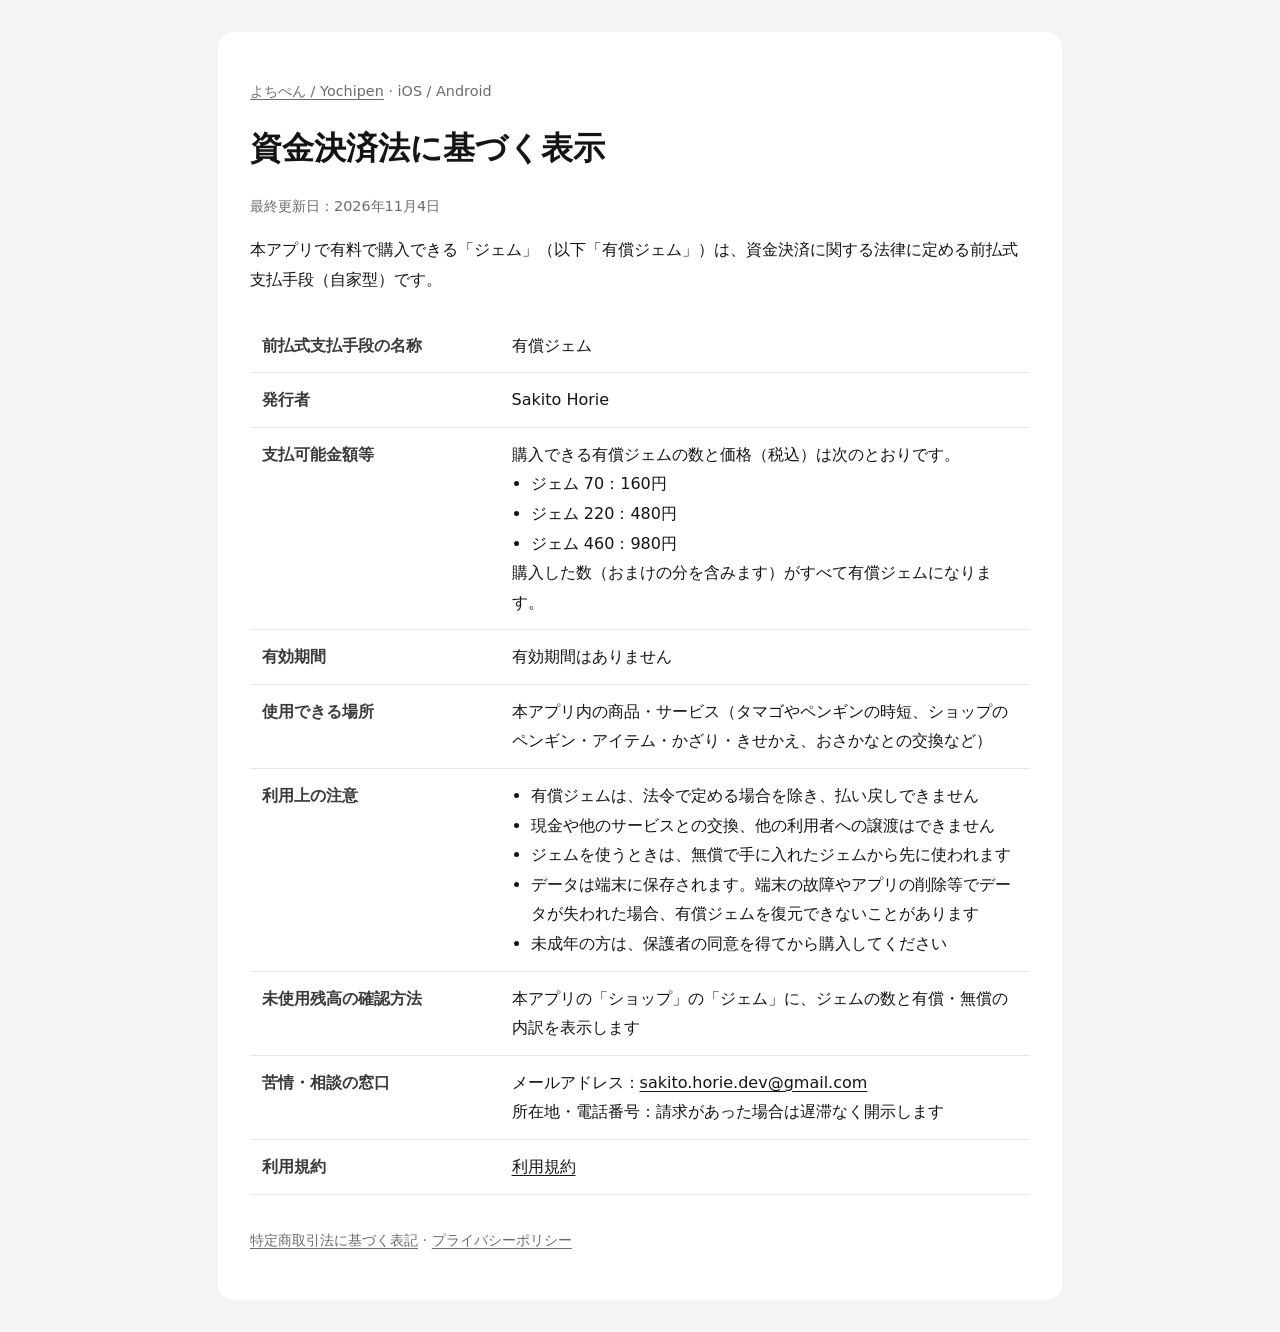
<file: yochipen/shikin/index.html>
<!doctype html>
<html lang="ja">
<head>
  <meta charset="utf-8">
  <meta name="viewport" content="width=device-width, initial-scale=1">
  <meta name="description" content="iOS・Androidアプリ「よちぺん」の資金決済法に基づく表示（有償ジェム）。">
  <title>資金決済法に基づく表示 | よちぺん</title>
  <style>
    /* 色はトップ（assets/site.css）とそろえ、端末のダークモードにあわせる */
    :root { color-scheme: light dark; --bg: #f4f4f2; --surface: #ffffff; --text: #141414; --muted: #6b6b6b; --line: #e6e6e6; --th: #3a3a3a;
      font-family: system-ui, -apple-system, "Hiragino Sans", "Noto Sans JP", sans-serif; color: var(--text); background: var(--bg); }
    @media (prefers-color-scheme: dark) {
      :root { --bg: #0e0e0f; --surface: #18181a; --text: #ededed; --muted: #9a9a9a; --line: #2c2c2f; --th: #d0d0d0; }
    }
    body { margin: 0; line-height: 1.85; }
    main { max-width: 780px; margin: 32px auto; padding: 32px; background: var(--surface); border-radius: 16px; }
    h1 { font-size: clamp(1.5rem, 5vw, 2rem); line-height: 1.4; }
    a { color: inherit; overflow-wrap: anywhere; text-underline-offset: .2em; }
    .meta { color: var(--muted); font-size: .9rem; }
    table { width: 100%; border-collapse: collapse; margin-top: 1.5rem; }
    th, td { text-align: left; vertical-align: top; padding: 12px; border-bottom: 1px solid var(--line); }
    th { width: 32%; font-weight: 600; color: var(--th); }
    ul { margin: 0; padding-left: 1.2rem; }
    @media (max-width: 600px) { main { margin: 0; padding: 24px 20px; border-radius: 0; } th, td { display: block; width: auto; padding: 8px 0; } th { border-bottom: 0; padding-top: 16px; } }
  </style>
</head>
<body>
<main>
  <p class="meta"><a href="../">よちぺん / Yochipen</a> · iOS / Android</p>
  <h1>資金決済法に基づく表示</h1>
  <p class="meta">最終更新日：2026年11月4日</p>
  <p>本アプリで有料で購入できる「ジェム」（以下「有償ジェム」）は、資金決済に関する法律に定める前払式支払手段（自家型）です。</p>
  <table>
    <tr><th>前払式支払手段の名称</th><td>有償ジェム</td></tr>
    <tr><th>発行者</th><td>Sakito Horie</td></tr>
    <tr><th>支払可能金額等</th><td>
      購入できる有償ジェムの数と価格（税込）は次のとおりです。
      <ul>
        <li>ジェム 70：160円</li>
        <li>ジェム 220：480円</li>
        <li>ジェム 460：980円</li>
      </ul>
      購入した数（おまけの分を含みます）がすべて有償ジェムになります。
    </td></tr>
    <tr><th>有効期間</th><td>有効期間はありません</td></tr>
    <tr><th>使用できる場所</th><td>本アプリ内の商品・サービス（タマゴやペンギンの時短、ショップのペンギン・アイテム・かざり・きせかえ、おさかなとの交換など）</td></tr>
    <tr><th>利用上の注意</th><td>
      <ul>
        <li>有償ジェムは、法令で定める場合を除き、払い戻しできません</li>
        <li>現金や他のサービスとの交換、他の利用者への譲渡はできません</li>
        <li>ジェムを使うときは、無償で手に入れたジェムから先に使われます</li>
        <li>データは端末に保存されます。端末の故障やアプリの削除等でデータが失われた場合、有償ジェムを復元できないことがあります</li>
        <li>未成年の方は、保護者の同意を得てから購入してください</li>
      </ul>
    </td></tr>
    <tr><th>未使用残高の確認方法</th><td>本アプリの「ショップ」の「ジェム」に、ジェムの数と有償・無償の内訳を表示します</td></tr>
    <tr><th>苦情・相談の窓口</th><td>
      メールアドレス：<a href="mailto:sakito.horie.dev@gmail.com">sakito.horie.dev@gmail.com</a><br>
      所在地・電話番号：請求があった場合は遅滞なく開示します
    </td></tr>
    <tr><th>利用規約</th><td><a href="../terms/">利用規約</a></td></tr>
  </table>
  <p class="meta" style="margin-top:2rem"><a href="../tokushoho/">特定商取引法に基づく表記</a> · <a href="../privacy/">プライバシーポリシー</a></p>
</main>
</body>
</html>
</file>
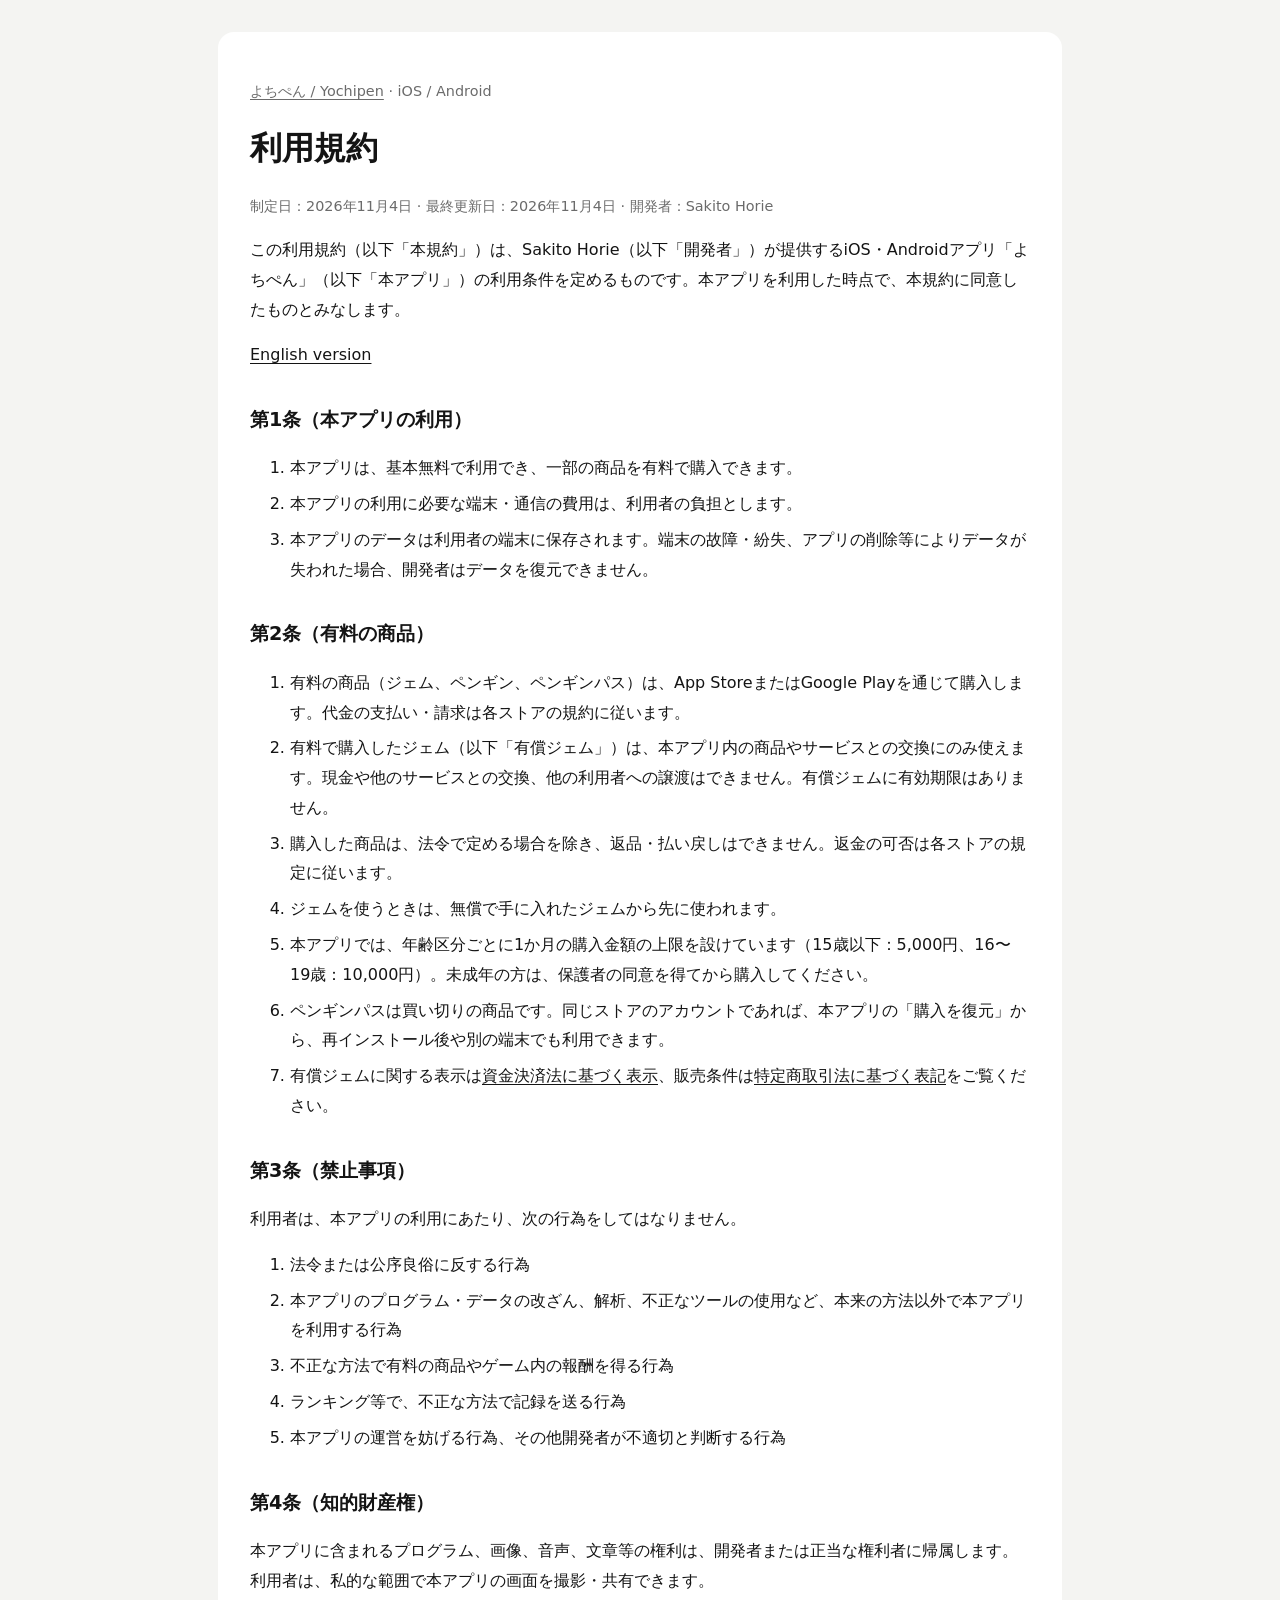
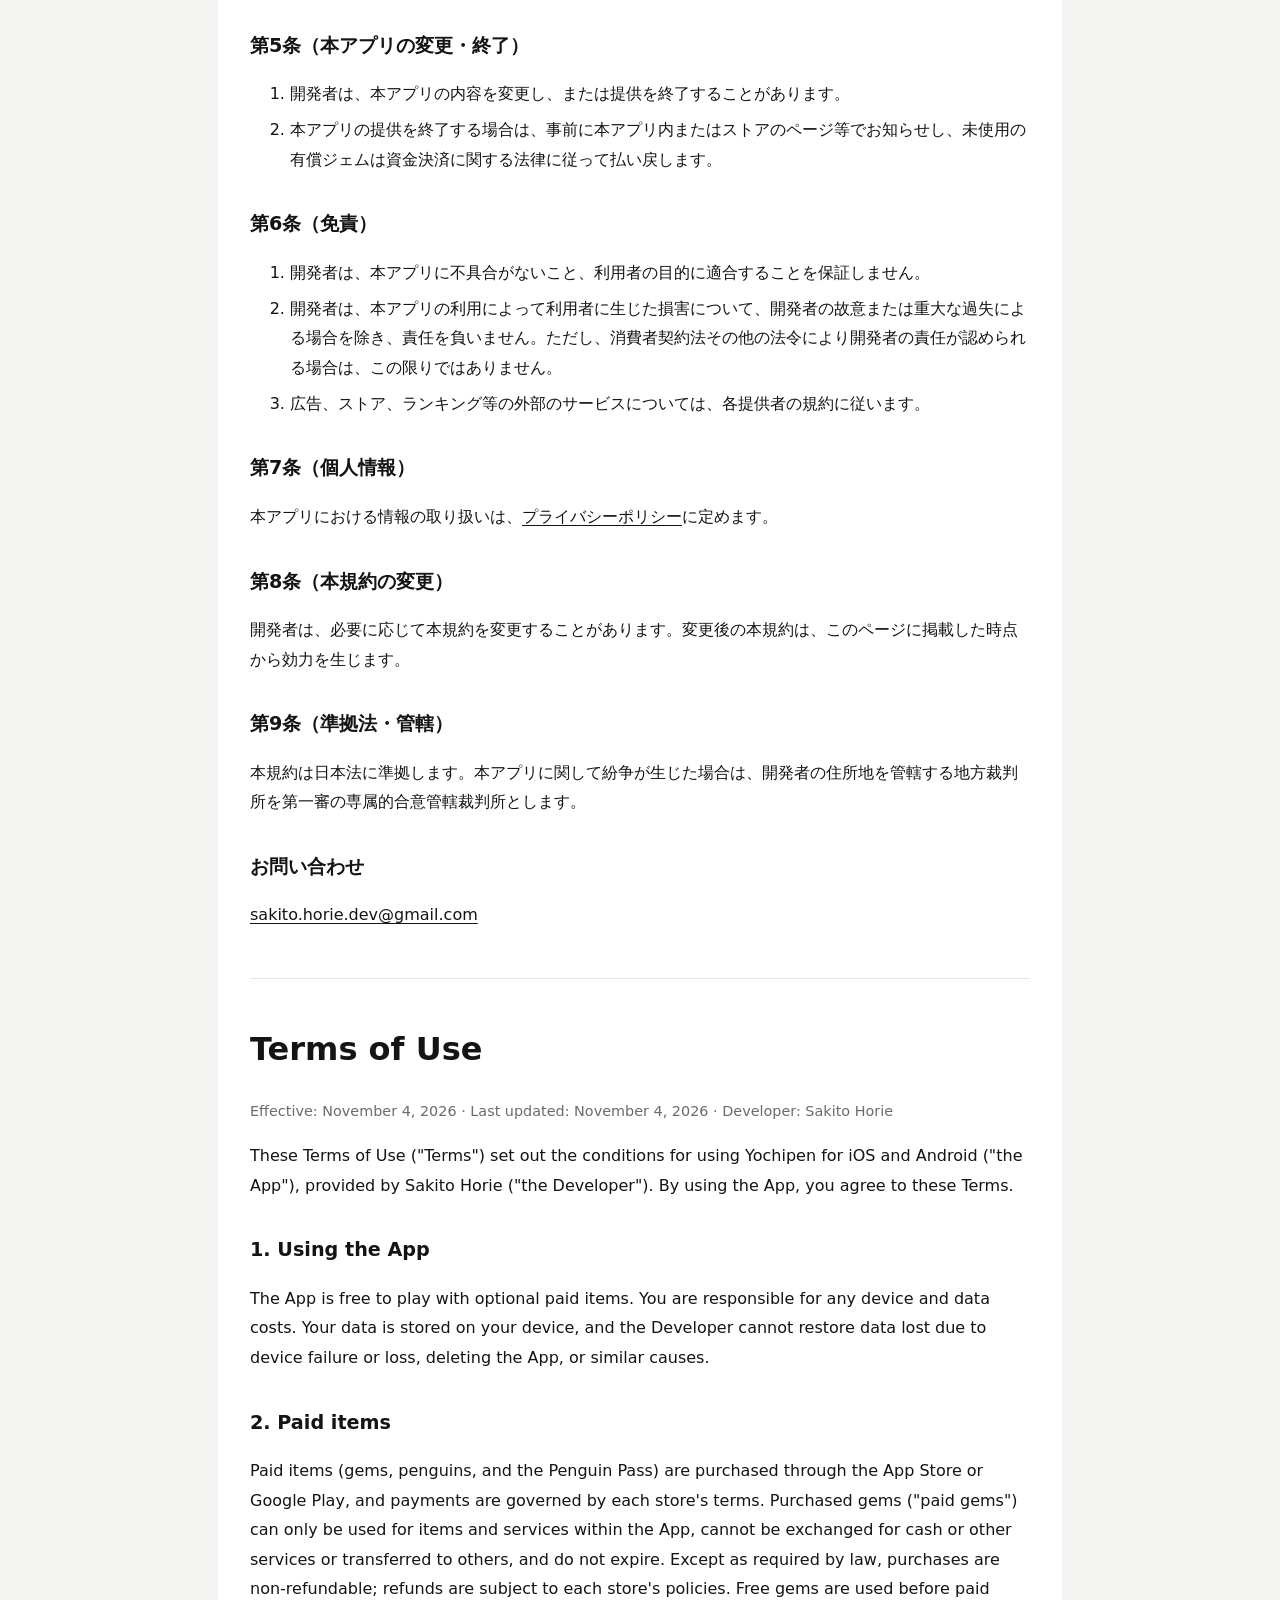
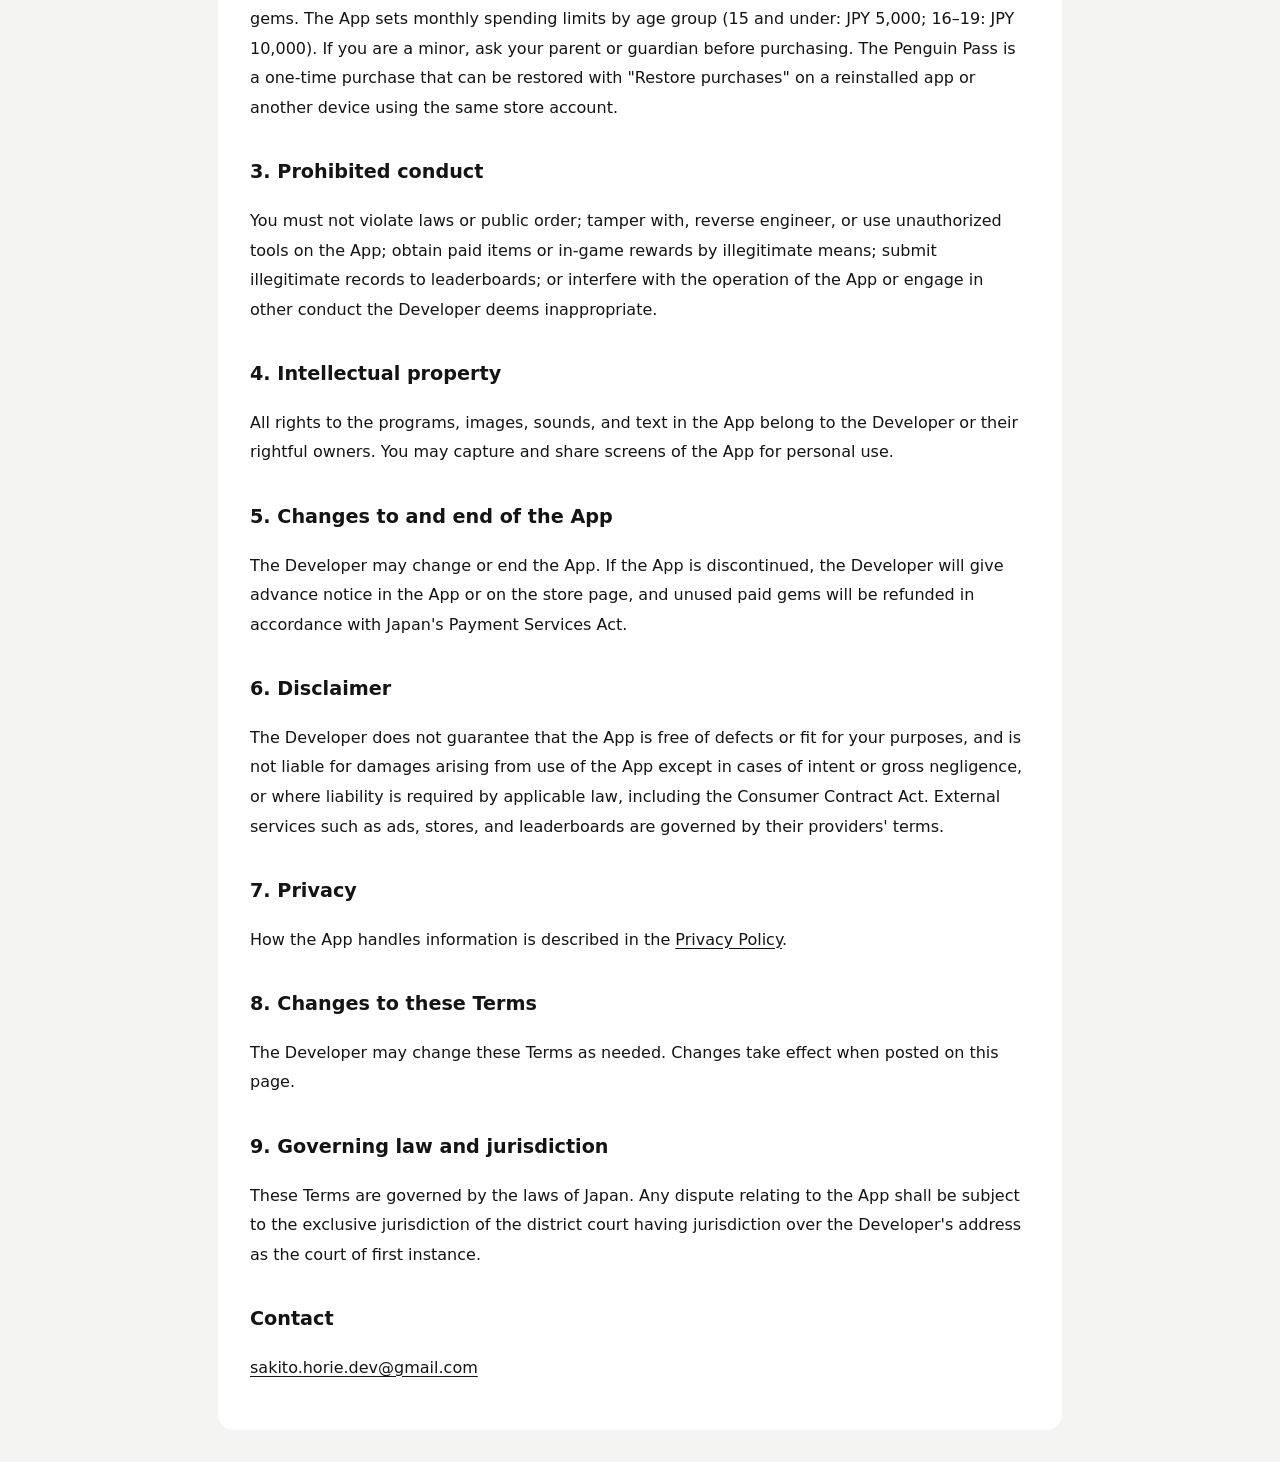
<file: yochipen/terms/index.html>
<!doctype html>
<html lang="ja">
<head>
  <meta charset="utf-8">
  <meta name="viewport" content="width=device-width, initial-scale=1">
  <meta name="description" content="iOS・Androidアプリ「よちぺん」の利用規約。">
  <title>利用規約 | よちぺん</title>
  <style>
    /* 色はトップ（assets/site.css）とそろえ、端末のダークモードにあわせる */
    :root { color-scheme: light dark; --bg: #f4f4f2; --surface: #ffffff; --text: #141414; --muted: #6b6b6b; --line: #e6e6e6; --th: #3a3a3a;
      font-family: system-ui, -apple-system, "Hiragino Sans", "Noto Sans JP", sans-serif; color: var(--text); background: var(--bg); }
    @media (prefers-color-scheme: dark) {
      :root { --bg: #0e0e0f; --surface: #18181a; --text: #ededed; --muted: #9a9a9a; --line: #2c2c2f; --th: #d0d0d0; }
    }
    body { margin: 0; line-height: 1.85; }
    main { max-width: 780px; margin: 32px auto; padding: 32px; background: var(--surface); border-radius: 16px; }
    h1 { font-size: clamp(1.5rem, 5vw, 2rem); line-height: 1.4; }
    h2 { margin-top: 2rem; font-size: 1.2rem; }
    a { color: inherit; overflow-wrap: anywhere; text-underline-offset: .2em; }
    .meta { color: var(--muted); font-size: .9rem; }
    li { margin: .4rem 0; }
    hr { border: 0; border-top: 1px solid var(--line); margin: 3rem 0; }
    @media (max-width: 600px) { main { margin: 0; padding: 24px 20px; border-radius: 0; } }
  </style>
</head>
<body>
<main>
  <p class="meta"><a href="../">よちぺん / Yochipen</a> · iOS / Android</p>
  <h1>利用規約</h1>
  <p class="meta">制定日：2026年11月4日 · 最終更新日：2026年11月4日 · 開発者：Sakito Horie</p>
  <p>この利用規約（以下「本規約」）は、Sakito Horie（以下「開発者」）が提供するiOS・Androidアプリ「よちぺん」（以下「本アプリ」）の利用条件を定めるものです。本アプリを利用した時点で、本規約に同意したものとみなします。</p>
  <p><a href="#en">English version</a></p>

  <h2>第1条（本アプリの利用）</h2>
  <ol>
    <li>本アプリは、基本無料で利用でき、一部の商品を有料で購入できます。</li>
    <li>本アプリの利用に必要な端末・通信の費用は、利用者の負担とします。</li>
    <li>本アプリのデータは利用者の端末に保存されます。端末の故障・紛失、アプリの削除等によりデータが失われた場合、開発者はデータを復元できません。</li>
  </ol>

  <h2>第2条（有料の商品）</h2>
  <ol>
    <li>有料の商品（ジェム、ペンギン、ペンギンパス）は、App StoreまたはGoogle Playを通じて購入します。代金の支払い・請求は各ストアの規約に従います。</li>
    <li>有料で購入したジェム（以下「有償ジェム」）は、本アプリ内の商品やサービスとの交換にのみ使えます。現金や他のサービスとの交換、他の利用者への譲渡はできません。有償ジェムに有効期限はありません。</li>
    <li>購入した商品は、法令で定める場合を除き、返品・払い戻しはできません。返金の可否は各ストアの規定に従います。</li>
    <li>ジェムを使うときは、無償で手に入れたジェムから先に使われます。</li>
    <li>本アプリでは、年齢区分ごとに1か月の購入金額の上限を設けています（15歳以下：5,000円、16〜19歳：10,000円）。未成年の方は、保護者の同意を得てから購入してください。</li>
    <li>ペンギンパスは買い切りの商品です。同じストアのアカウントであれば、本アプリの「購入を復元」から、再インストール後や別の端末でも利用できます。</li>
    <li>有償ジェムに関する表示は<a href="../shikin/">資金決済法に基づく表示</a>、販売条件は<a href="../tokushoho/">特定商取引法に基づく表記</a>をご覧ください。</li>
  </ol>

  <h2>第3条（禁止事項）</h2>
  <p>利用者は、本アプリの利用にあたり、次の行為をしてはなりません。</p>
  <ol>
    <li>法令または公序良俗に反する行為</li>
    <li>本アプリのプログラム・データの改ざん、解析、不正なツールの使用など、本来の方法以外で本アプリを利用する行為</li>
    <li>不正な方法で有料の商品やゲーム内の報酬を得る行為</li>
    <li>ランキング等で、不正な方法で記録を送る行為</li>
    <li>本アプリの運営を妨げる行為、その他開発者が不適切と判断する行為</li>
  </ol>

  <h2>第4条（知的財産権）</h2>
  <p>本アプリに含まれるプログラム、画像、音声、文章等の権利は、開発者または正当な権利者に帰属します。利用者は、私的な範囲で本アプリの画面を撮影・共有できます。</p>

  <h2>第5条（本アプリの変更・終了）</h2>
  <ol>
    <li>開発者は、本アプリの内容を変更し、または提供を終了することがあります。</li>
    <li>本アプリの提供を終了する場合は、事前に本アプリ内またはストアのページ等でお知らせし、未使用の有償ジェムは資金決済に関する法律に従って払い戻します。</li>
  </ol>

  <h2>第6条（免責）</h2>
  <ol>
    <li>開発者は、本アプリに不具合がないこと、利用者の目的に適合することを保証しません。</li>
    <li>開発者は、本アプリの利用によって利用者に生じた損害について、開発者の故意または重大な過失による場合を除き、責任を負いません。ただし、消費者契約法その他の法令により開発者の責任が認められる場合は、この限りではありません。</li>
    <li>広告、ストア、ランキング等の外部のサービスについては、各提供者の規約に従います。</li>
  </ol>

  <h2>第7条（個人情報）</h2>
  <p>本アプリにおける情報の取り扱いは、<a href="../privacy/">プライバシーポリシー</a>に定めます。</p>

  <h2>第8条（本規約の変更）</h2>
  <p>開発者は、必要に応じて本規約を変更することがあります。変更後の本規約は、このページに掲載した時点から効力を生じます。</p>

  <h2>第9条（準拠法・管轄）</h2>
  <p>本規約は日本法に準拠します。本アプリに関して紛争が生じた場合は、開発者の住所地を管轄する地方裁判所を第一審の専属的合意管轄裁判所とします。</p>

  <h2>お問い合わせ</h2>
  <p><a href="mailto:sakito.horie.dev@gmail.com">sakito.horie.dev@gmail.com</a></p>

  <hr>

  <section lang="en" id="en">
    <h1>Terms of Use</h1>
    <p class="meta">Effective: November 4, 2026 · Last updated: November 4, 2026 · Developer: Sakito Horie</p>
    <p>These Terms of Use ("Terms") set out the conditions for using Yochipen for iOS and Android ("the App"), provided by Sakito Horie ("the Developer"). By using the App, you agree to these Terms.</p>

    <h2>1. Using the App</h2>
    <p>The App is free to play with optional paid items. You are responsible for any device and data costs. Your data is stored on your device, and the Developer cannot restore data lost due to device failure or loss, deleting the App, or similar causes.</p>

    <h2>2. Paid items</h2>
    <p>Paid items (gems, penguins, and the Penguin Pass) are purchased through the App Store or Google Play, and payments are governed by each store's terms. Purchased gems ("paid gems") can only be used for items and services within the App, cannot be exchanged for cash or other services or transferred to others, and do not expire. Except as required by law, purchases are non-refundable; refunds are subject to each store's policies. Free gems are used before paid gems. The App sets monthly spending limits by age group (15 and under: JPY 5,000; 16–19: JPY 10,000). If you are a minor, ask your parent or guardian before purchasing. The Penguin Pass is a one-time purchase that can be restored with "Restore purchases" on a reinstalled app or another device using the same store account.</p>

    <h2>3. Prohibited conduct</h2>
    <p>You must not violate laws or public order; tamper with, reverse engineer, or use unauthorized tools on the App; obtain paid items or in-game rewards by illegitimate means; submit illegitimate records to leaderboards; or interfere with the operation of the App or engage in other conduct the Developer deems inappropriate.</p>

    <h2>4. Intellectual property</h2>
    <p>All rights to the programs, images, sounds, and text in the App belong to the Developer or their rightful owners. You may capture and share screens of the App for personal use.</p>

    <h2>5. Changes to and end of the App</h2>
    <p>The Developer may change or end the App. If the App is discontinued, the Developer will give advance notice in the App or on the store page, and unused paid gems will be refunded in accordance with Japan's Payment Services Act.</p>

    <h2>6. Disclaimer</h2>
    <p>The Developer does not guarantee that the App is free of defects or fit for your purposes, and is not liable for damages arising from use of the App except in cases of intent or gross negligence, or where liability is required by applicable law, including the Consumer Contract Act. External services such as ads, stores, and leaderboards are governed by their providers' terms.</p>

    <h2>7. Privacy</h2>
    <p>How the App handles information is described in the <a href="../privacy/#en">Privacy Policy</a>.</p>

    <h2>8. Changes to these Terms</h2>
    <p>The Developer may change these Terms as needed. Changes take effect when posted on this page.</p>

    <h2>9. Governing law and jurisdiction</h2>
    <p>These Terms are governed by the laws of Japan. Any dispute relating to the App shall be subject to the exclusive jurisdiction of the district court having jurisdiction over the Developer's address as the court of first instance.</p>

    <h2>Contact</h2>
    <p><a href="mailto:sakito.horie.dev@gmail.com">sakito.horie.dev@gmail.com</a></p>
  </section>
</main>
</body>
</html>
</file>
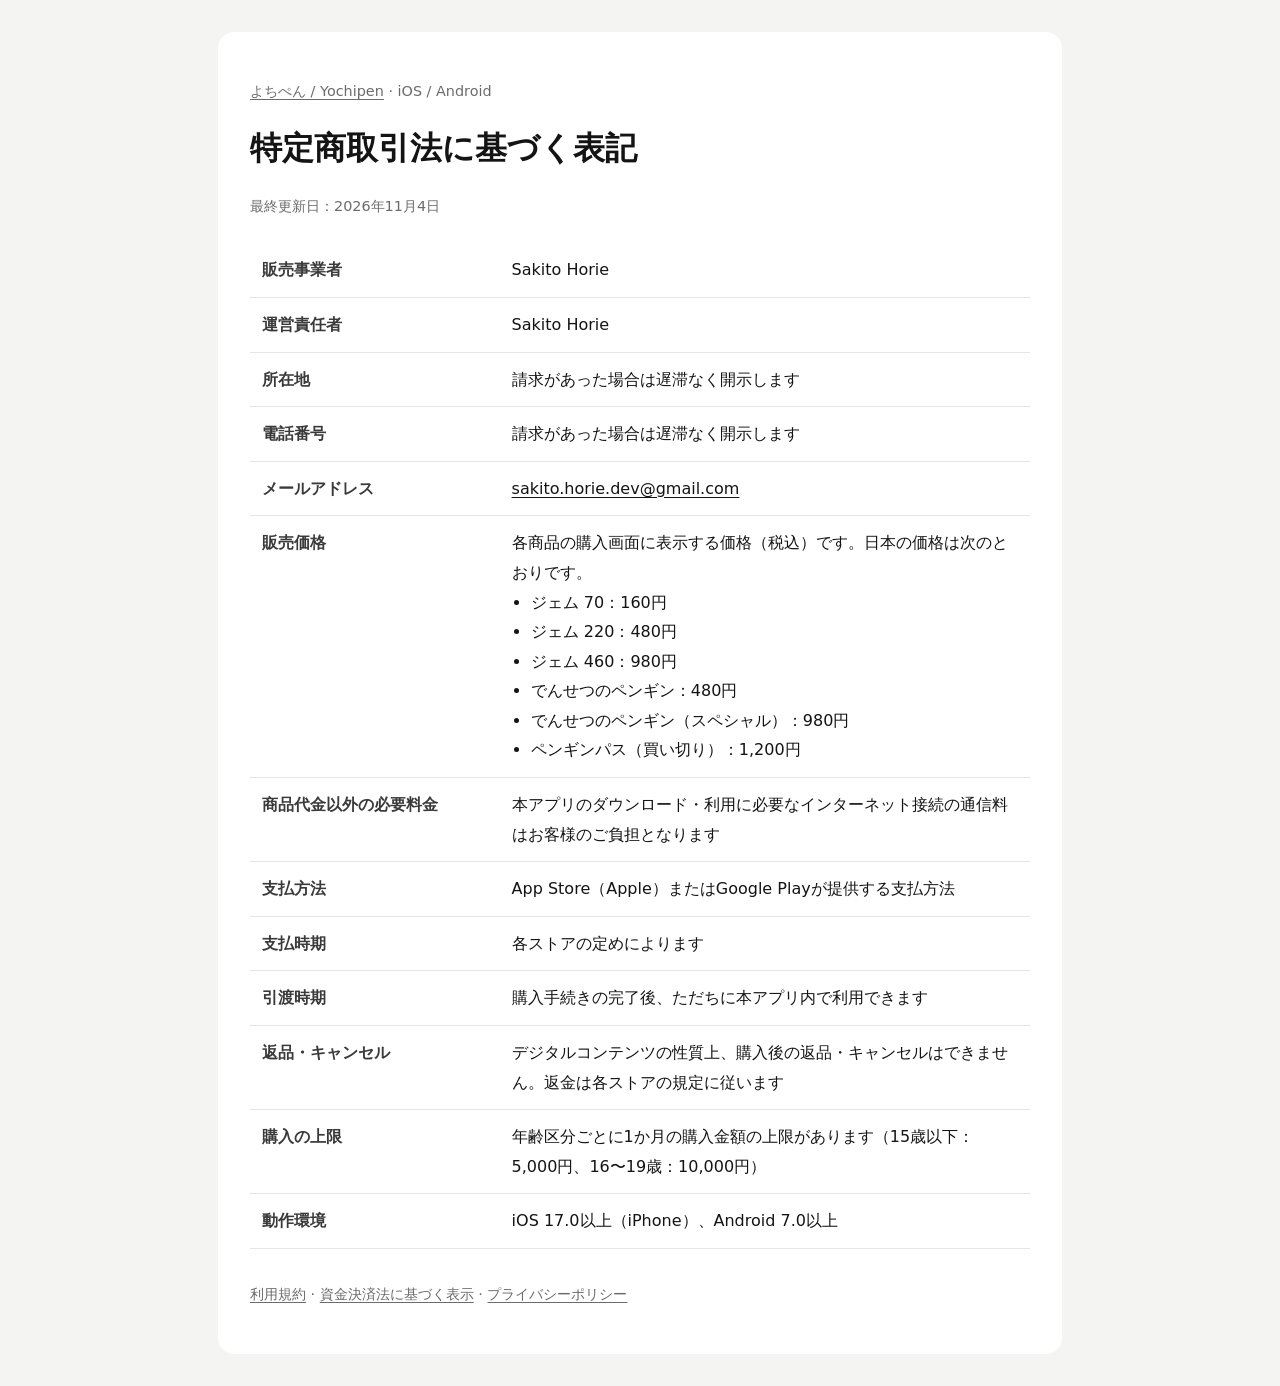
<file: yochipen/tokushoho/index.html>
<!doctype html>
<html lang="ja">
<head>
  <meta charset="utf-8">
  <meta name="viewport" content="width=device-width, initial-scale=1">
  <meta name="description" content="iOS・Androidアプリ「よちぺん」の特定商取引法に基づく表記。">
  <title>特定商取引法に基づく表記 | よちぺん</title>
  <style>
    /* 色はトップ（assets/site.css）とそろえ、端末のダークモードにあわせる */
    :root { color-scheme: light dark; --bg: #f4f4f2; --surface: #ffffff; --text: #141414; --muted: #6b6b6b; --line: #e6e6e6; --th: #3a3a3a;
      font-family: system-ui, -apple-system, "Hiragino Sans", "Noto Sans JP", sans-serif; color: var(--text); background: var(--bg); }
    @media (prefers-color-scheme: dark) {
      :root { --bg: #0e0e0f; --surface: #18181a; --text: #ededed; --muted: #9a9a9a; --line: #2c2c2f; --th: #d0d0d0; }
    }
    body { margin: 0; line-height: 1.85; }
    main { max-width: 780px; margin: 32px auto; padding: 32px; background: var(--surface); border-radius: 16px; }
    h1 { font-size: clamp(1.5rem, 5vw, 2rem); line-height: 1.4; }
    a { color: inherit; overflow-wrap: anywhere; text-underline-offset: .2em; }
    .meta { color: var(--muted); font-size: .9rem; }
    table { width: 100%; border-collapse: collapse; margin-top: 1.5rem; }
    th, td { text-align: left; vertical-align: top; padding: 12px; border-bottom: 1px solid var(--line); }
    th { width: 32%; font-weight: 600; color: var(--th); }
    ul { margin: 0; padding-left: 1.2rem; }
    @media (max-width: 600px) { main { margin: 0; padding: 24px 20px; border-radius: 0; } th, td { display: block; width: auto; padding: 8px 0; } th { border-bottom: 0; padding-top: 16px; } }
  </style>
</head>
<body>
<main>
  <p class="meta"><a href="../">よちぺん / Yochipen</a> · iOS / Android</p>
  <h1>特定商取引法に基づく表記</h1>
  <p class="meta">最終更新日：2026年11月4日</p>
  <table>
    <tr><th>販売事業者</th><td>Sakito Horie</td></tr>
    <tr><th>運営責任者</th><td>Sakito Horie</td></tr>
    <tr><th>所在地</th><td>請求があった場合は遅滞なく開示します</td></tr>
    <tr><th>電話番号</th><td>請求があった場合は遅滞なく開示します</td></tr>
    <tr><th>メールアドレス</th><td><a href="mailto:sakito.horie.dev@gmail.com">sakito.horie.dev@gmail.com</a></td></tr>
    <tr><th>販売価格</th><td>
      各商品の購入画面に表示する価格（税込）です。日本の価格は次のとおりです。
      <ul>
        <li>ジェム 70：160円</li>
        <li>ジェム 220：480円</li>
        <li>ジェム 460：980円</li>
        <li>でんせつのペンギン：480円</li>
        <li>でんせつのペンギン（スペシャル）：980円</li>
        <li>ペンギンパス（買い切り）：1,200円</li>
      </ul>
    </td></tr>
    <tr><th>商品代金以外の必要料金</th><td>本アプリのダウンロード・利用に必要なインターネット接続の通信料はお客様のご負担となります</td></tr>
    <tr><th>支払方法</th><td>App Store（Apple）またはGoogle Playが提供する支払方法</td></tr>
    <tr><th>支払時期</th><td>各ストアの定めによります</td></tr>
    <tr><th>引渡時期</th><td>購入手続きの完了後、ただちに本アプリ内で利用できます</td></tr>
    <tr><th>返品・キャンセル</th><td>デジタルコンテンツの性質上、購入後の返品・キャンセルはできません。返金は各ストアの規定に従います</td></tr>
    <tr><th>購入の上限</th><td>年齢区分ごとに1か月の購入金額の上限があります（15歳以下：5,000円、16〜19歳：10,000円）</td></tr>
    <tr><th>動作環境</th><td>iOS 17.0以上（iPhone）、Android 7.0以上</td></tr>
  </table>
  <p class="meta" style="margin-top:2rem"><a href="../terms/">利用規約</a> · <a href="../shikin/">資金決済法に基づく表示</a> · <a href="../privacy/">プライバシーポリシー</a></p>
</main>
</body>
</html>
</file>
<file: assets/site.css>
/*
  トップとアプリのページの見た目（Bootstrap 5.3 の上に重ねる）。規約のページは各ページの中のスタイルのまま
  サイトは無彩色で飾らず、色はゲームの絵だけに持たせる
*/

/* 今の言語でないほうの文を隠す（assets/site.js が html の lang を切り替える） */
html[lang="ja"] [data-lang="en"],
html[lang="en"] [data-lang="ja"] { display: none !important; }

:root, [data-bs-theme="light"] {
  --bs-body-bg: #ffffff;
  --bs-body-color: #141414;
  --bs-secondary-color: #6b6b6b;
  --bs-border-color: #e6e6e6;
  --bs-link-color-rgb: 20, 20, 20;
  --bs-link-hover-color-rgb: 20, 20, 20;
  --soft: #f4f4f2;
  --bs-font-sans-serif: "Noto Sans JP", system-ui, -apple-system, "Hiragino Sans", sans-serif;
}
[data-bs-theme="dark"] {
  --bs-body-bg: #0e0e0f;
  --bs-body-color: #ededed;
  --bs-secondary-color: #9a9a9a;
  --bs-border-color: #262628;
  --bs-link-color-rgb: 237, 237, 237;
  --bs-link-hover-color-rgb: 237, 237, 237;
  --soft: #18181a;
}

body { line-height: 1.8; -webkit-font-smoothing: antialiased; }
h1, h2, h3 { font-weight: 700; letter-spacing: -.01em; }
img, video { max-width: 100%; height: auto; }
a { text-underline-offset: .2em; }
.muted { color: var(--bs-secondary-color); }

/* ヘッダー */
.topbar { display: flex; align-items: center; justify-content: space-between; gap: 16px; padding-top: 28px; padding-bottom: 28px; }
.wordmark { font-size: 1.15rem; font-weight: 700; letter-spacing: -.01em; text-decoration: none; color: inherit; }
.topbar nav { display: flex; align-items: center; gap: 20px; font-size: .9rem; }
.topbar nav a { text-decoration: none; color: var(--bs-secondary-color); }
.topbar nav a:hover { color: var(--bs-body-color); }
.lang-select {
  width: auto; font-size: .85rem; padding: .2rem 1.9rem .2rem .6rem; border-radius: 8px;
  background-color: var(--bs-body-bg); color: var(--bs-body-color); border-color: var(--bs-border-color);
}
/* 開いたときの一覧も、背景と文字の色をはっきり指定する（透明だと Windows で白地に白字になる） */
.lang-select option { background-color: var(--bs-body-bg); color: var(--bs-body-color); }

/* トップ（ヘッダーのすぐ下からゲームを並べる） */
#games .game:first-child { border-top: 0; padding-top: 16px; }

.game { display: grid; grid-template-columns: minmax(0, 7fr) minmax(0, 5fr); gap: 40px; align-items: center; padding: 48px 0; border-top: 1px solid var(--bs-border-color); }
.game-art { display: block; border-radius: 16px; overflow: hidden; background: var(--soft); }
.game-art img { display: block; width: 100%; aspect-ratio: 1024 / 500; object-fit: cover; transition: transform .4s ease; }
.game-art:hover img { transform: scale(1.02); }
.title-row { display: flex; align-items: center; gap: 16px; margin-bottom: 16px; }
.app-icon { flex: none; border-radius: 22.5%; box-shadow: 0 0 0 1px rgba(0, 0, 0, .06); }
.game .app-icon { width: 64px; height: 64px; }
.game h2 { font-size: 1.6rem; margin: 0; line-height: 1.3; }
.game h2 a { color: inherit; text-decoration: none; }
.tagline { margin: 0; color: var(--bs-secondary-color); }
.blurb { margin: 0 0 20px; }

.stores { display: flex; flex-wrap: wrap; gap: 8px; }
.btn-store {
  display: inline-flex; align-items: center; gap: .55rem; padding: .45rem 1rem .45rem .85rem; border-radius: 10px;
  background: #000; color: #fff; border: 1px solid #000; text-align: left; line-height: 1.1; white-space: nowrap; text-decoration: none;
}
.btn-store:hover { background: #262626; color: #fff; }
.btn-store i { font-size: 1.45rem; }
.btn-store small { display: block; font-size: .62rem; opacity: .85; }
.btn-store span { display: block; font-size: 1rem; font-weight: 700; }
[data-bs-theme="dark"] .btn-store { background: #fff; color: #000; border-color: #fff; }
[data-bs-theme="dark"] .btn-store:hover { background: #e2e2e2; color: #000; }

.links { list-style: none; padding: 0; margin: 18px 0 0; display: flex; flex-wrap: wrap; gap: 4px 18px; font-size: .85rem; }
.links a { color: var(--bs-secondary-color); }
.links a:hover { color: var(--bs-body-color); }
.links .more { color: var(--bs-body-color); font-weight: 700; text-decoration: none; }

.block { padding: 56px 0; border-top: 1px solid var(--bs-border-color); }
.block h2 { font-size: .9rem; margin-bottom: 12px; color: var(--bs-secondary-color); }
.block p { margin: 0; }

.site-footer { padding: 40px 0 56px; border-top: 1px solid var(--bs-border-color); color: var(--bs-secondary-color); font-size: .85rem; }
.site-footer a { color: inherit; }

/* アプリのページ */
.back { display: inline-block; margin: 8px 0 24px; font-size: .9rem; color: var(--bs-secondary-color); text-decoration: none; }
.back:hover { color: var(--bs-body-color); }
.app-head { display: flex; flex-wrap: wrap; align-items: center; justify-content: space-between; gap: 24px; margin-bottom: 32px; }
.app-head .title-row { margin: 0; }
.app-head .app-icon { width: 88px; height: 88px; }
.app-head h1 { font-size: clamp(1.8rem, 5vw, 2.5rem); margin: 0; line-height: 1.25; }
.pv, .hero-art { display: block; width: 100%; aspect-ratio: 16 / 9; border-radius: 16px; background: #000; }
.hero-art { aspect-ratio: 1024 / 500; object-fit: cover; }
.lead-text { font-size: 1.15rem; max-width: 40em; margin: 40px 0 0; }

.section-label { font-size: .9rem; margin: 0 0 24px; color: var(--bs-secondary-color); }
.shots { display: flex; gap: 12px; overflow-x: auto; scroll-snap-type: x mandatory; padding-bottom: 12px; }
.shots img { flex: none; width: 200px; aspect-ratio: 420 / 913; object-fit: cover; border-radius: 14px; scroll-snap-align: start; background: var(--soft); }

.features { display: grid; grid-template-columns: repeat(auto-fill, minmax(260px, 1fr)); gap: 28px 40px; }
.features h3 { font-size: 1rem; margin: 0 0 4px; }
.features p { margin: 0; color: var(--bs-secondary-color); font-size: .95rem; }

.plain-list { list-style: none; padding: 0; margin: 0; }
.plain-list li { padding: 10px 0; border-bottom: 1px solid var(--bs-border-color); }
.plain-list li:first-child { border-top: 1px solid var(--bs-border-color); }

@media (max-width: 767.98px) {
  .topbar { padding-top: 18px; padding-bottom: 18px; }
  .topbar nav .hide-sm { display: none; }
  .game { grid-template-columns: 1fr; gap: 20px; padding: 32px 0; }
  .game .app-icon { width: 56px; height: 56px; }
  .game h2 { font-size: 1.35rem; }
  .btn-store { flex: 1 1 auto; justify-content: center; }
  .app-head .app-icon { width: 72px; height: 72px; }
  .shots img { width: 160px; }
  .block { padding: 40px 0; }
}
</file>
